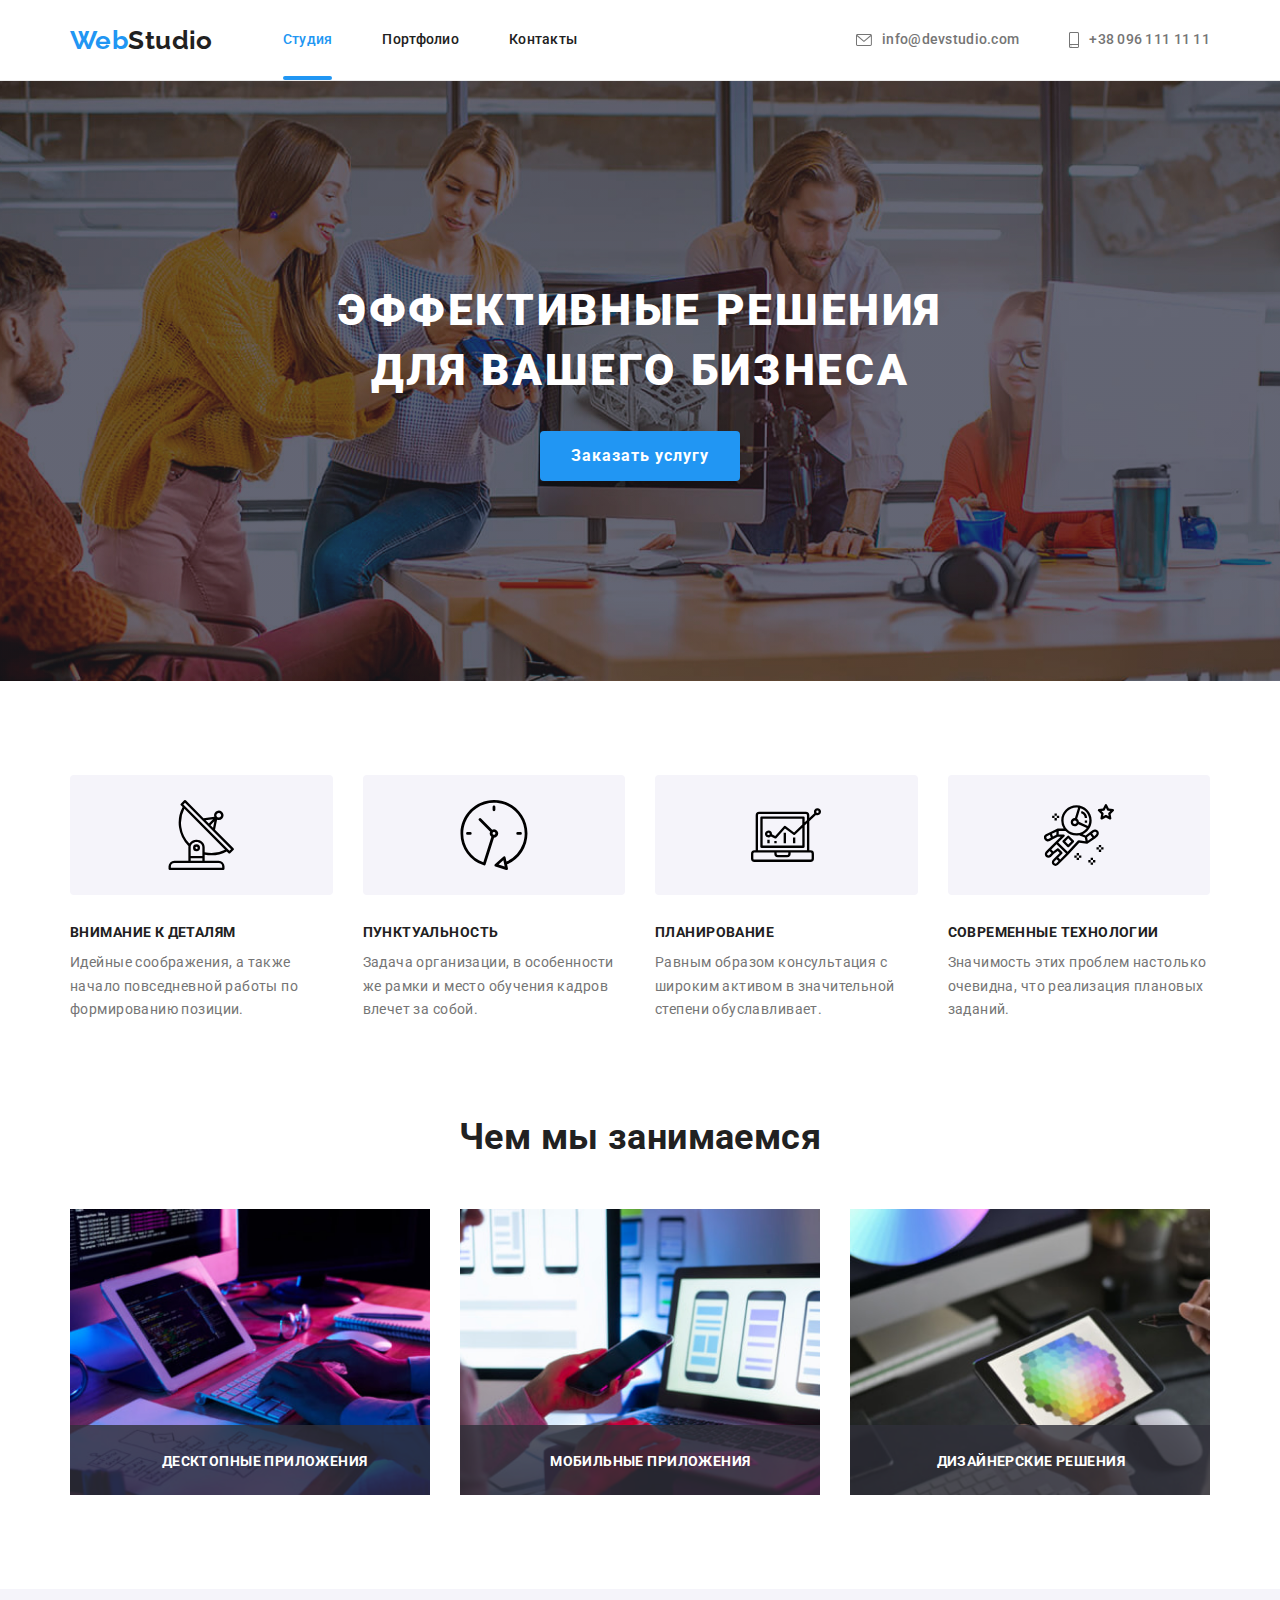
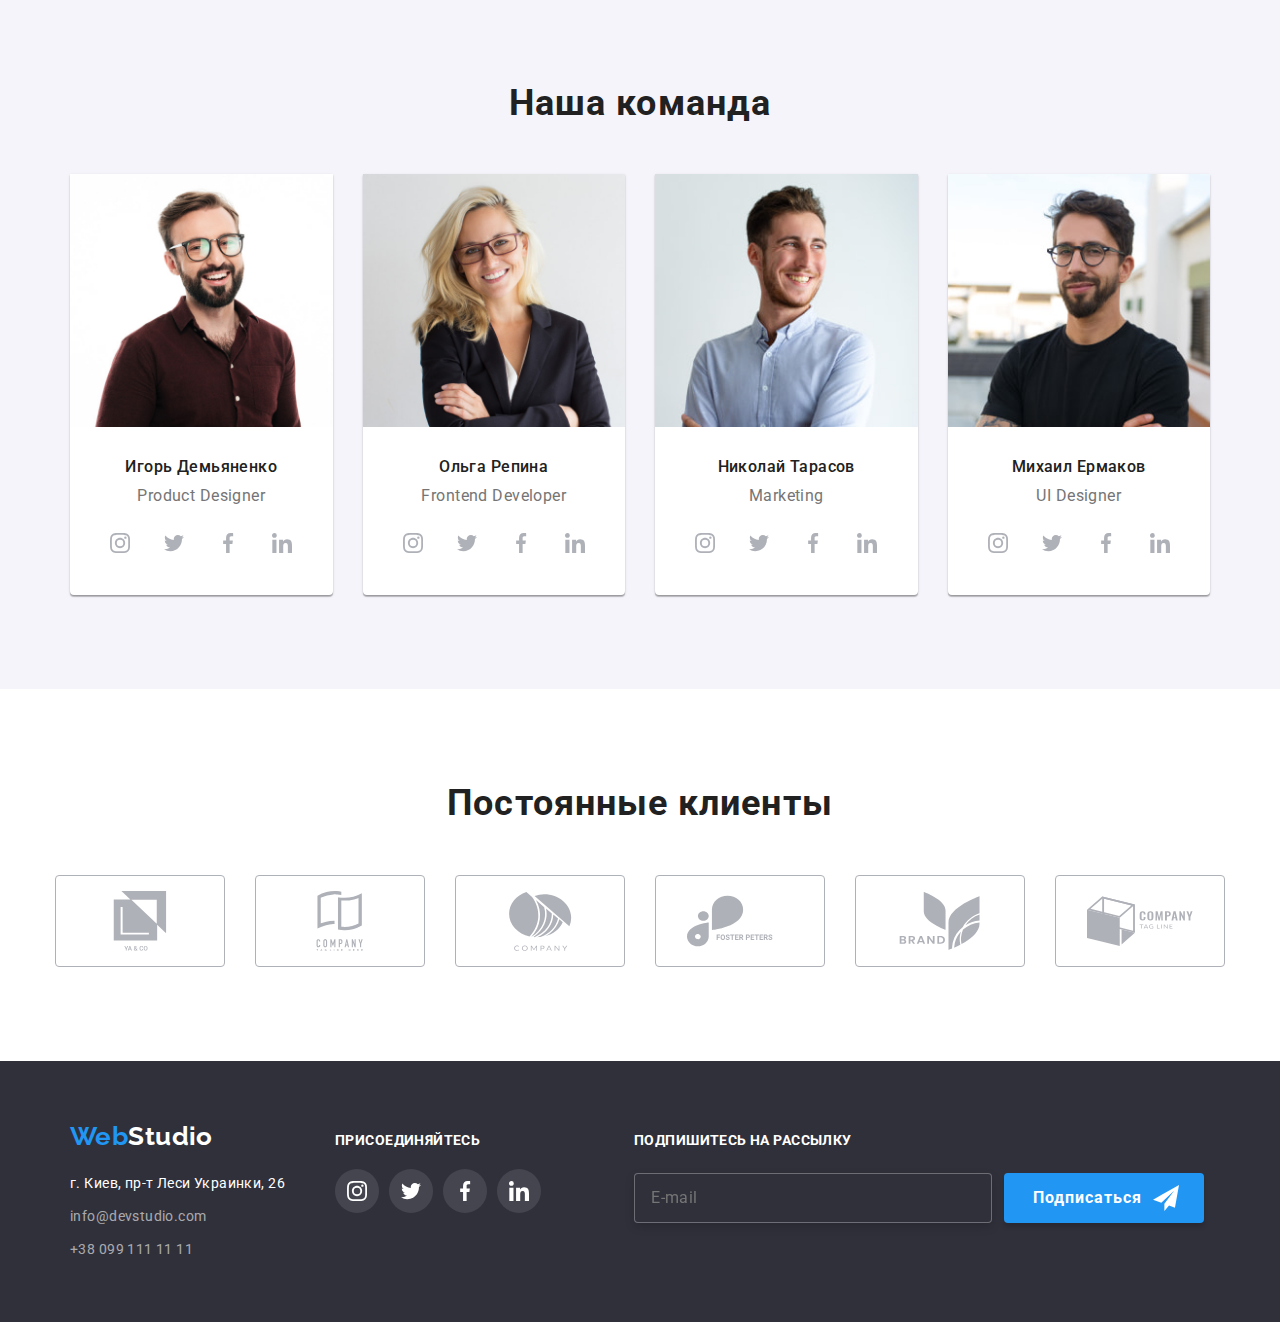
<file: index.html>
<!DOCTYPE html>
<html lang="ru">

<head>
 <meta charset="UTF-8">
 <meta http-equiv="X-UA-Compatible" content="IE=edge">
 <meta name="viewport" content="width=device-width, initial-scale=1.0">
 <title>WebStudio</title>
 <link rel="preconnect" href="https://fonts.googleapis.com">
 <link rel="preconnect" href="https://fonts.gstatic.com" crossorigin>
 <link href="https://fonts.googleapis.com/css2?family=Raleway:wght@700&family=Roboto:wght@400;500;700;900&display=swap"
  rel="stylesheet">
 <link rel="stylesheet" href="./css/main.min.css">
</head>

<body>
 <!-- Шапака сайта -->
 <header class="header">
  <div class="container container-navigation">
   <nav class="navigation">
    <a class="logo " href="./index.html">Web<span class="logo-header">Studio</span></a>
    <ul class="list-force header-navigation">
     <li class="site-nav"><a class="link  carent" href="./index.html">Студия</a></li>
     <li class="site-nav"><a class="link" href="./portfolio.html">Портфолио</a></li>
     <li class="site-nav"><a class="link" href="#Контакти">Контакты</a></li>
    </ul>
    <!-- мобільне меню -->
    <div class="container-mobile__menu">
     <button type="button" class="menu-button" data-menu-button aria-expanded="false" aria-controls="menu-container">
      <svg width="40" height="40" aria-label="переключатель мобильного меню">
       <use class="icon-cross" href="./images/sprite.svg#icon-close_40px"></use>
       <use class="icon-menu" href="./images/sprite.svg#icon-menu"></use>
      </svg>
     </button>
     <div class="menu-container cantainer" id="menu-container" data-menu>
      <div class="menu-container--fixed">
       <ul class="menu-container__list">
        <li class="menu-container__item"> <a class="menu-container__link-navigation" href="./index.html">Студия</a></li>
        <li class="menu-container__item menu-container__item--padding"> <a class="menu-container__link-navigation"
          href="./portfolio.html">Портфолио</a></li>
        <li class="menu-container__item"><a class="menu-container__link-navigation" href="#Контакти">Контакты</a>
        </li>
       </ul>
       <ul class="menu-container-address__list">
        <li class="menu-container-address__item"><a class="menu-container__link-telephone" href="tel:+380961111111">+38
          096 111 11 11</a></li>
        <li class="menu-container-address__item menu-container__list-address--padding"><a
          class="menu-container__link-address menu-container__link-address--padding"
          href="mailto:info@devstudio.com">info@devstudio.com</a></li>
       </ul>
       <ul class="mobile-menu-soce__list">
        <li class="mobile-menu-soce__item"><a class="mobile-menu-soce__link mobile-menu-soce__instagram"
          href="https://www.instagram.com/">Instagram

         </a></li>
        <li class="mobile-menu-soce__item"><a class="mobile-menu-soce__link mobile-menu-soce__twitter"
          href="https://twitter.com/">Twitter</a></li>
        <li class="mobile-menu-soce__item"><a class="mobile-menu-soce__link"
          href="https://www.facebook.com/">Facebook</a></li>
        <li class="mobile-menu-soce__item"><a class="mobile-menu-soce__link mobile-menu-soce__facebook"
          href="https://www.linkedin.com/">LinkedIn</a></li>
       </ul>
      </div>
     </div>
   </nav>
   <ul class="mail-nav">
    <li class="site-nav"><a class="force-contact link" href="mailto:info@devstudio.com"><svg class="svg-header"
       width="16" height="12">
       <use href="./images/sprite.svg#icon-envelope"></use>
      </svg> info@devstudio.com</a></li>
    <li class="site-nav"><a class="force-contact link" href="tel:+380961111111"><svg class="svg-header" width="10"
       height="16">
       <use href="./images/sprite.svg#icon-smartphone"></use>
      </svg> +38 096 111 11 11</a></li>
   </ul>
  </div>
 </header>
 <!-- мейн-контент -->
 <main>
  <section class="main">
   <div class="container">
    <h1 class="main__title">Эффективные решения для вашего бизнеса</h1>
    <div class="conteiner-main--btn">
     <button class="main__btn" type="button" data-modal-open>Заказать услугу</button>
    </div>
    <!-- модельне вікно -->
    <div class="back-drop is-hidden" data-modal>
     <div class="model-wraper">
      <button class="btn-back-drop" type="button" data-modal-close>
       <svg class="svg-btn-close" width="11" height="11">
        <use href="./images/sprite.svg#icon-closed"></use>
       </svg>
      </button>
      <!-- форма модального вікна -->
      <form class="form-wraper" autocomplete="off">
       <stirike class="title-form-back-drop">Оставьте свои данные, мы вам перезвоним</stirike>
       <div class="container-form-wraper">
        <input class="input-wraper" type="text" name="user-name" placeholder=" " id="name">
        <label class="lable-wraper" for="name">Имя
        </label>
        <span class="form-wraper-swg">
         <svg height="12" width="12">
          <use href="./images/sprite.svg#icon-Vector-5"></use>
         </svg>
        </span>
       </div>
       <div class="container-form-wraper">
        <input class="input-wraper" type="tel" name="user-telephone" placeholder=" " id="telephone">
        <label class="lable-wraper" for="telephone">Телефон
        </label>
        <span class="form-wraper-swg">
         <svg height="13" width="13">
          <use href="./images/sprite.svg#icon-Vector-6"></use>
         </svg>
        </span>
       </div>
       <div class="container-form-wraper">
        <input class="input-wraper" type="email" name="user-email" placeholder=" " id="email-address">
        <label class="lable-wraper" for="email-address">Почта
        </label>
        <span class="form-wraper-swg">
         <svg height="15" width="12">
          <use href="./images/sprite.svg#icon-Vector-7"></use>
         </svg>
        </span>
       </div>
       <div class="container-form-wraper">
        <textarea class="texterea-form-wraper" name="coments" id="coments" placeholder=" Введите текст"
         rows="7"></textarea>
        <label class="lable-wraper texterea-lable-wraper" for="coments"> Комментарий
        </label>
       </div>
       <div class="container-wraper-private">
        <label class="label-checkbox-type" for="checkboxe-type">Соглашаюсь с рассылкой и принимаю <span><a
           class="link-form-wraper" href="./">Условия
           договора</a></span>
         <input class="checkbox-private-input" type="checkbox" name="checkboxe" id="checkboxe-type">
         <span class="custom-chechbox">
          <svg class="swg-custom" width="16" height="15">
           <use href="./images/sprite.svg#icon-ok"></use>
          </svg> </span>
        </label>
       </div>
       <div class="container-wraper-button">
        <button class="main__btn" type="submit">Отправить </button>
       </div>
      </form>
     </div>
    </div>
   </div>
  </section>
  <!-- особливості -->
  <section class="section-specifics">
   <div class="container">
    <ul class="specifics__list">
     <li class="specifics__item">
      <div class="specifics__img"><svg width="70px" height="70px">
        <use href="./images/sprite.svg#icon-Group-4"></use>
       </svg></div>
      <h3 class="specifics__title">Внимание к деталям</h3>
      <p class="specifics__text">
       Идейные соображения, а также начало повседневной работы по
       формированию позиции.
      </p>
     </li>
     <li class="specifics__item">
      <div class="specifics__img"><svg width="70px" height="70px">
        <use href="./images/sprite.svg#icon-clock"></use>
       </svg></div>

      <h3 class="specifics__title">Пунктуальность</h3>
      <p class="specifics__text">
       Задача организации, в особенности же рамки и место обучения кадров
       влечет за собой.
      </p>
     </li>
     <li class="specifics__item">
      <div class="specifics__img"><svg width="70px" height="70px">
        <use href="./images/sprite.svg#icon-diagram"></use>
       </svg></div>
      <h3 class="specifics__title">Планирование</h3>
      <p class="specifics__text">
       Равным образом консультация с широким активом в значительной
       степени обуславливает.
      </p>
     </li>
     <li class="specifics__item">
      <div class="specifics__img">
       <svg width="70px" height="70px">
        <use href="./images/sprite.svg#icon-astronaut"></use>
       </svg>
      </div>
      <h3 class="specifics__title">Современные технологии</h3>
      <p class="specifics__text">
       Значимость этих проблем настолько очевидна, что реализация
       плановых заданий.
      </p>
     </li>
    </ul>
   </div>
  </section>
  <!-- Наші послуги -->
  <section class="poslygi">
   <div class="container">
    <h2 class="poslygi__title">Чем мы занимаемся</h2>
    <ul class="poslygi__list">
     <li class="poslygi__item">
      <img class="poslygi__img"
       srcset="./images/title/services/work-leptop.jpg 1x, ./images/title/services/work-leptop@2x.jpg 2x"
       src="./images/title/services/work.jpg" alt="фото-работи" width="370" />
      <p class="poslygi__text">Десктопные приложения</p>
     </li>
     <li class=" poslygi__item">

      <img class="poslygi__img"
       srcset="./images/title/services/comp-leptop.jpg 1x, ./images/title/services/comp-leptop@2x.jpg 2x"
       src="./images/title/services/comp.jpg" alt="фото-разметки" width="370" />
      <p class="poslygi__text">Мобильные приложения</p>
     </li>
     <li class="poslygi__item">
      <img class="poslygi__img"
       srcset="./images/title/services/rscolor-leptop.jpg 1x, ./images/title/services/rscolor-leptop@2x.jpg 2x"
       src="./images/title/services/rscolor.jpg" alt="фото-растрових-цветов" width="370" />
      <p class="poslygi__text">Дизайнерские решения</p>
     </li>
    </ul>
   </div>
  </section>
  <!-- наша команда -->
  <section class="team">
   <div class="container">
    <h2 class="team__title">Наша команда</h2>
    <ul class="team__list">
     <li class="team__item">
      <picture>
       <source media="(min-width:1200px)"
        srcset="./images/title/team/ihor-dem-leptop.jpg 1x, ./images/title/team/ihor-dem-leptop@2x.jpg 2x"
        type="image/jpg">
       <source media="(min-width:768px)"
        srcset="./images/title/team/ihor-dem-tablet.jpg 1x, ./images/title/team/ihor-dem-tablet@2x.jpg 2x"
        type="image/jpg">
       <source media="(max-width:767px)"
        srcset="./images/title/team/ihor-dem-mobile.jpg 1x, ./images/title/team/ihor-dem-mobile@2x.jpg 2x"
        type="image/jpg">

       <img class="team__img" src="./images/title/team/ihor-dem.jpg" alt="фото-игорь" width="270" loading="lazy" />
      </picture>
      <div class="tim-overlay">
       <h3 class="tim-overlay__title">Игорь Демьяненко</h3>
       <p class="tim-overlay__profession">Product Designer</p>
       <!-- соц-мережі-->
       <ul class="team-social__list">
        <li class="team-social__item">
         <a class="team-social__link" href="https://www.instagram.com/" target="_blank" aria-label="иконка instagram"
          rel="noopener norefferer">
          <svg class="team-social__icon" width="20" height="20">
           <use href="./images/sprite.svg#icon-instagram"></use>
          </svg>
         </a>
        </li>
        <li class="team-social__item">
         <a class="team-social__link" href="https://twitter.com/" aria-label="иконка twitter" target="_blank"
          rel="noopener norefferer">
          <svg class="team-social__icon" width="20" height="20">
           <use href="./images/sprite.svg#icon-twitter"></use>
          </svg>
         </a>
        </li>
        <li class="team-social__item">
         <a class="team-social__link" href="https://www.facebook.com/" aria-label="иконка facebook" target="_blank"
          rel="noopener norefferer">
          <svg class="team-social__icon" width="20" height="20">
           <use href="./images/sprite.svg#icon-facebook"></use>
          </svg>
         </a>
        </li>
        <li class="team-social__item">
         <a class="team-social__link" href="https://www.linkedin.com/" aria-label="иконка linkedin" target="_blank"
          rel="noopener norefferer">
          <svg class="team-social__icon" width="20" height="20">
           <use href="./images/sprite.svg#icon-linkedin"></use>
          </svg>
         </a>
        </li>
       </ul>
      </div>
     </li>
     <li class="team__item">
      <picture>
       <source media="(min-width:1200px)"
        srcset="./images/title/team/olga-rep-leptop.jpg 1x, ./images/title/team/olga-rep-leptop@2x.jpg 2x"
        type="image/jpg">
       <source media="(min-width:768px)"
        srcset="./images/title/team/olga-rep-tablet.jpg 1x, ./images/title/team/olga-rep-tablet@2x.jpg 2x"
        type="image/jpg">
       <source media="(max-width:767px)"
        srcset="./images/title/team/olga-rep-mobile.jpg 1x, ./images/title/team/olga-rep-mobile@2x.jpg 2x"
        type="image/jpg">
       <img class="team__img" src="./images/title/team/olga-rep.jpg" alt="фото-ольга" width="270" loading="lazy" />
      </picture>
      <div class="tim-overlay">
       <h3 class="tim-overlay__title">Ольга Репина</h3>
       <p class="tim-overlay__profession">Frontend Developer</p>
       <!-- соц-мережі-- -->
       <ul class="team-social__list">
        <li class="team-social__item">
         <a class="team-social__link" href="https://www.instagram.com/" target="_blank" aria-label="иконка instagram"
          target="_blank" rel="noopener norefferer">
          <svg class="team-social__icon" width="20" height="20">
           <use href="./images/sprite.svg#icon-instagram"></use>
          </svg>
         </a>
        </li>
        <li class="team-social__item">
         <a class="team-social__link" href="https://twitter.com/" aria-label="иконка twitter" target="_blank"
          rel="noopener norefferer">
          <svg class="team-social__icon" width="20" height="20">
           <use href="./images/sprite.svg#icon-twitter"></use>
          </svg>
         </a>
        </li>
        <li class="team-social__item">
         <a class="team-social__link" href="https://www.facebook.com/" aria-label="иконка facebook" target="_blank"
          rel="noopener norefferer">
          <svg class="team-social__icon" width="20" height="20">
           <use href="./images/sprite.svg#icon-facebook"></use>
          </svg>
         </a>
        </li>
        <li class="team-social__item">
         <a class="team-social__link" href="https://www.linkedin.com/" aria-label="иконка linkedin" target="_blank"
          rel="noopener norefferer">
          <svg class="team-social__icon" width="20" height="20">
           <use href="./images/sprite.svg#icon-linkedin"></use>
          </svg>
         </a>
        </li>
       </ul>
      </div>
     </li>
     <li class="team__item">
      <picture>
       <source media="(min-width:1200px)"
        srcset="./images/title/team/nikola-tar-leptop.jpg 1x, ./images/title/team/nikola-tar-leptop@2x.jpg 2x"
        type="image/jpg">
       <source media="(min-width:768px)"
        srcset="./images/title/team/nikola-tar-tablet.jpg 1x, ./images/title/team/nikola-tar-tablet@2x.jpg 2x"
        type="image/jpg">
       <source media="(max-width:767px)"
        srcset="./images/title/team/nikola-tar-mobile.jpg 1x, ./images/title/team/nikola-tar-mobile@2x.jpg 2x"
        type="image/jpg">
       <img class="team__img" src="./images/title/team/nikola-tar.jpg" alt="фото-николай" width="270" loading="lazy" />
      </picture>
      <div class="tim-overlay">
       <h3 class="tim-overlay__title">Николай Тарасов</h3>
       <p class="tim-overlay__profession">Marketing</p>
       <!-- соц-мережі-- -->
       <ul class="team-social__list">
        <li class="team-social__item">
         <a class="team-social__link" href="https://www.instagram.com/" target="_blank" aria-label="иконка instagram"
          rel="noopener norefferer">
          <svg class="team-social__icon" width="20" height="20">
           <use href="./images/sprite.svg#icon-instagram"></use>
          </svg>
         </a>
        </li>
        <li class="team-social__item">
         <a class="team-social__link" href="https://twitter.com/" aria-label="иконка twitter" target="_blank"
          rel="noopener norefferer">
          <svg class="team-social__icon" width="20" height="20">
           <use href="./images/sprite.svg#icon-twitter"></use>
          </svg>
         </a>
        </li>
        <li class="team-social__item">
         <a class="team-social__link" href="https://www.facebook.com/" aria-label="иконка facebook" target="_blank"
          rel="noopener norefferer">
          <svg class="team-social__icon" width="20" height="20">
           <use href="./images/sprite.svg#icon-facebook"></use>
          </svg>
         </a>
        </li>
        <li class="team-social__item">
         <a class="team-social__link" href="https://www.linkedin.com/" aria-label="иконка linkedin" target="_blank"
          rel="noopener norefferer">
          <svg class="team-social__icon" width="20" height="20">
           <use href="./images/sprite.svg#icon-linkedin"></use>
          </svg>
         </a>
        </li>
       </ul>
      </div>
     </li>
     <li class="team__item">
      <picture>
       <source media="(min-width:1200px)"
        srcset="./images/title/team/meh-erm-leptop.jpg 1x, ./images/title/team/meh-erm-leptop@2x.jpg 2x"
        type="image/jpg">
       <source media="(min-width:768px)"
        srcset="./images/title/team/meh-erm-tablet.jpg 1x, ./images/title/team/meh-erm-tablet@2x.jpg 2x"
        type="image/jpg">
       <source media="(max-width:767px)"
        srcset="./images/title/team/meh-erm-mobile.jpg 1x, ./images/title/team/meh-erm-mobile@2x.jpg 2x"
        type="image/jpg">
       <img class="team__img" src="./images/title/team/meh-erm.jpg" alt="фото-михаил" width="270" loading="lazy" />
      </picture>
      <div class="tim-overlay">
       <h3 class="tim-overlay__title">Михаил Ермаков</h3>
       <p class="tim-overlay__profession">UI Designer</p>
       <!-- соц-мережі-- -->
       <ul class="team-social__list">
        <li class="team-social__item">
         <a class="team-social__link" href="https://www.instagram.com/" target="_blank" aria-label="иконка instagram"
          target="_blank" rel="noopener norefferer">
          <svg class="team-social__icon" width="20" height="20">
           <use href="./images/sprite.svg#icon-instagram"></use>
          </svg>
         </a>
        </li>
        <li class="team-social__item">
         <a class="team-social__link" href="https://twitter.com/" aria-label="иконка twitter" target="_blank"
          rel="noopener norefferer">
          <svg class="team-social__icon" width="20" height="20">
           <use href="./images/sprite.svg#icon-twitter"></use>
          </svg>
         </a>
        </li>
        <li class="team-social__item">
         <a class="team-social__link" href="https://www.facebook.com/" aria-label="иконка facebook" target="_blank"
          rel="noopener norefferer">
          <svg class="team-social__icon" width="20" height="20">
           <use href="./images/sprite.svg#icon-facebook"></use>
          </svg>
         </a>
        </li>
        <li class="team-social__item">
         <a class="team-social__link" href="https://www.linkedin.com/" aria-label="иконка linkedin" target="_blank"
          rel="noopener norefferer">
          <svg class="team-social__icon" width="20" height="20">
           <use href="./images/sprite.svg#icon-linkedin"></use>
          </svg>
         </a>
        </li>
       </ul>
      </div>
     </li>
    </ul>
   </div>
  </section>
  <!-- <-- Постійні клієнти -->
  <section class="clients">
   <div class="container">
    <h2 class="clients__title">Постоянные клиенты</h2>
    <ul class="clients__list">
     <li class="clients__item">
      <a class="clients__link" href="./">
       <svg class="clients__img" width="106" height="60">
        <use href="./images/sprite.svg#icon-compani-1"></use>
       </svg>
      </a>
     </li>
     <li class="clients__item">
      <a class="clients__link" href="./">
       <svg class="clients__img" width="106" height="60">
        <use href="./images/sprite.svg#icon-compani-2"></use>
       </svg>
      </a>
     </li>
     <li class="clients__item">
      <a class="clients__link" href="./">
       <svg class="clients__img" width="106" height="60">
        <use href="./images/sprite.svg#icon-compani-3"></use>
       </svg>
      </a>
     </li>
     <li class="clients__item">
      <a class="clients__link" href="./">
       <svg class="clients__img" width="106" height="60">
        <use href="./images/sprite.svg#icon-compani-4"></use>
       </svg>
      </a>
     </li>
     <li class="clients__item">
      <a class="clients__link" href="./">
       <svg class="clients__img" width="106" height="60">
        <use href="./images/sprite.svg#icon-compani-5"></use>
       </svg>
      </a>
     </li>
     <li class="clients__item">
      <a class="clients__link" href="./">
       <svg class="clients__img" width="106" height="60">
        <use href="./images/sprite.svg#icon-kompani-6"></use>
       </svg>
      </a>
     </li>
    </ul>
  </section>
  </div>
 </main>
 <!-- футер сайту -->
 <footer class="container-footer" id="Контакти">
  <div class="container container-footer--flex">
   <div>
    <a class="logo logo-bootom footer-logo--padding" href="./index.html">Web<span class="logo-footer">Studio</span></a>
    <address class="address">г. Киев, пр-т Леси Украинки, 26</address>
    <ul class="footer__list">
     <li class="footer-list footer-email"><a class="footer-contact footer-list"
       href="mailto:info@devstudio.com">info@devstudio.com</a></li>
     <li class="footer-email"><a class="footer-contact footer-list" href="tel:+380991111111">+38
       099 111
       11 11</a></li>
    </ul>
   </div>
   <!-- соц-мережі-футеру -->
   <div class="svg-footer-socsety">
    <p class="specifics__title logo-footer list-footer-socsety"> присоединяйтесь</p>
    <ul class="footer-svg-list">
     <li class="svg-item">
      <a class="link-svg" href="https://www.instagram.com/" target="_blank" aria-label="иконка instagram"
       target="_blank" rel="noopener norefferer">
       <svg class="socials-svg svg-white" width="20" height="20">
        <use href="./images/sprite.svg#icon-instagram"></use>
       </svg>
      </a>
     </li>
     <li class="svg-item">
      <a class="link-svg" href="https://twitter.com/" aria-label="иконка twitter" target="_blank"
       rel="noopener norefferer">
       <svg class="socials-svg svg-white" width="20" height="20">
        <use href="./images/sprite.svg#icon-twitter"></use>
       </svg>
      </a>
     </li>
     <li class="svg-item">
      <a class="link-svg" href="https://www.facebook.com/" aria-label="иконка facebook" target="_blank"
       rel="noopener norefferer">
       <svg class="socials-svg svg-white" width="20" height="20">
        <use href="./images/sprite.svg#icon-facebook"></use>
       </svg>
      </a>
     </li>
     <li class="svg-item">
      <a class="link-svg" href="https://www.linkedin.com/" aria-label="иконка linkedin" target="_blank"
       rel="noopener norefferer">
       <svg class="socials-svg svg-white" width="20" height="20">
        <use href="./images/sprite.svg#icon-linkedin"></use>
       </svg>
      </a>
     </li>
    </ul>
   </div>
   <!-- форма в футері -->
   <form class="form-footer" action="#">
    <p class="title-btn-footer">Подпишитесь на рассылку</p>
    <div class="container-form-footer">
     <label for="user-email" type="email"></label>
     <input class="input-footer" type="email" name="email" id="email" placeholder="E-mail" autocomplete="off">
     <button class="btn-footer-form" type="submit">Подписаться</button>
    </div>
   </form>
  </div>
  </div>
 </footer>

 <script src="./js/modal.js"></script>
 <script src="./js/menu.js"></script>
</body>

</html>
</file>
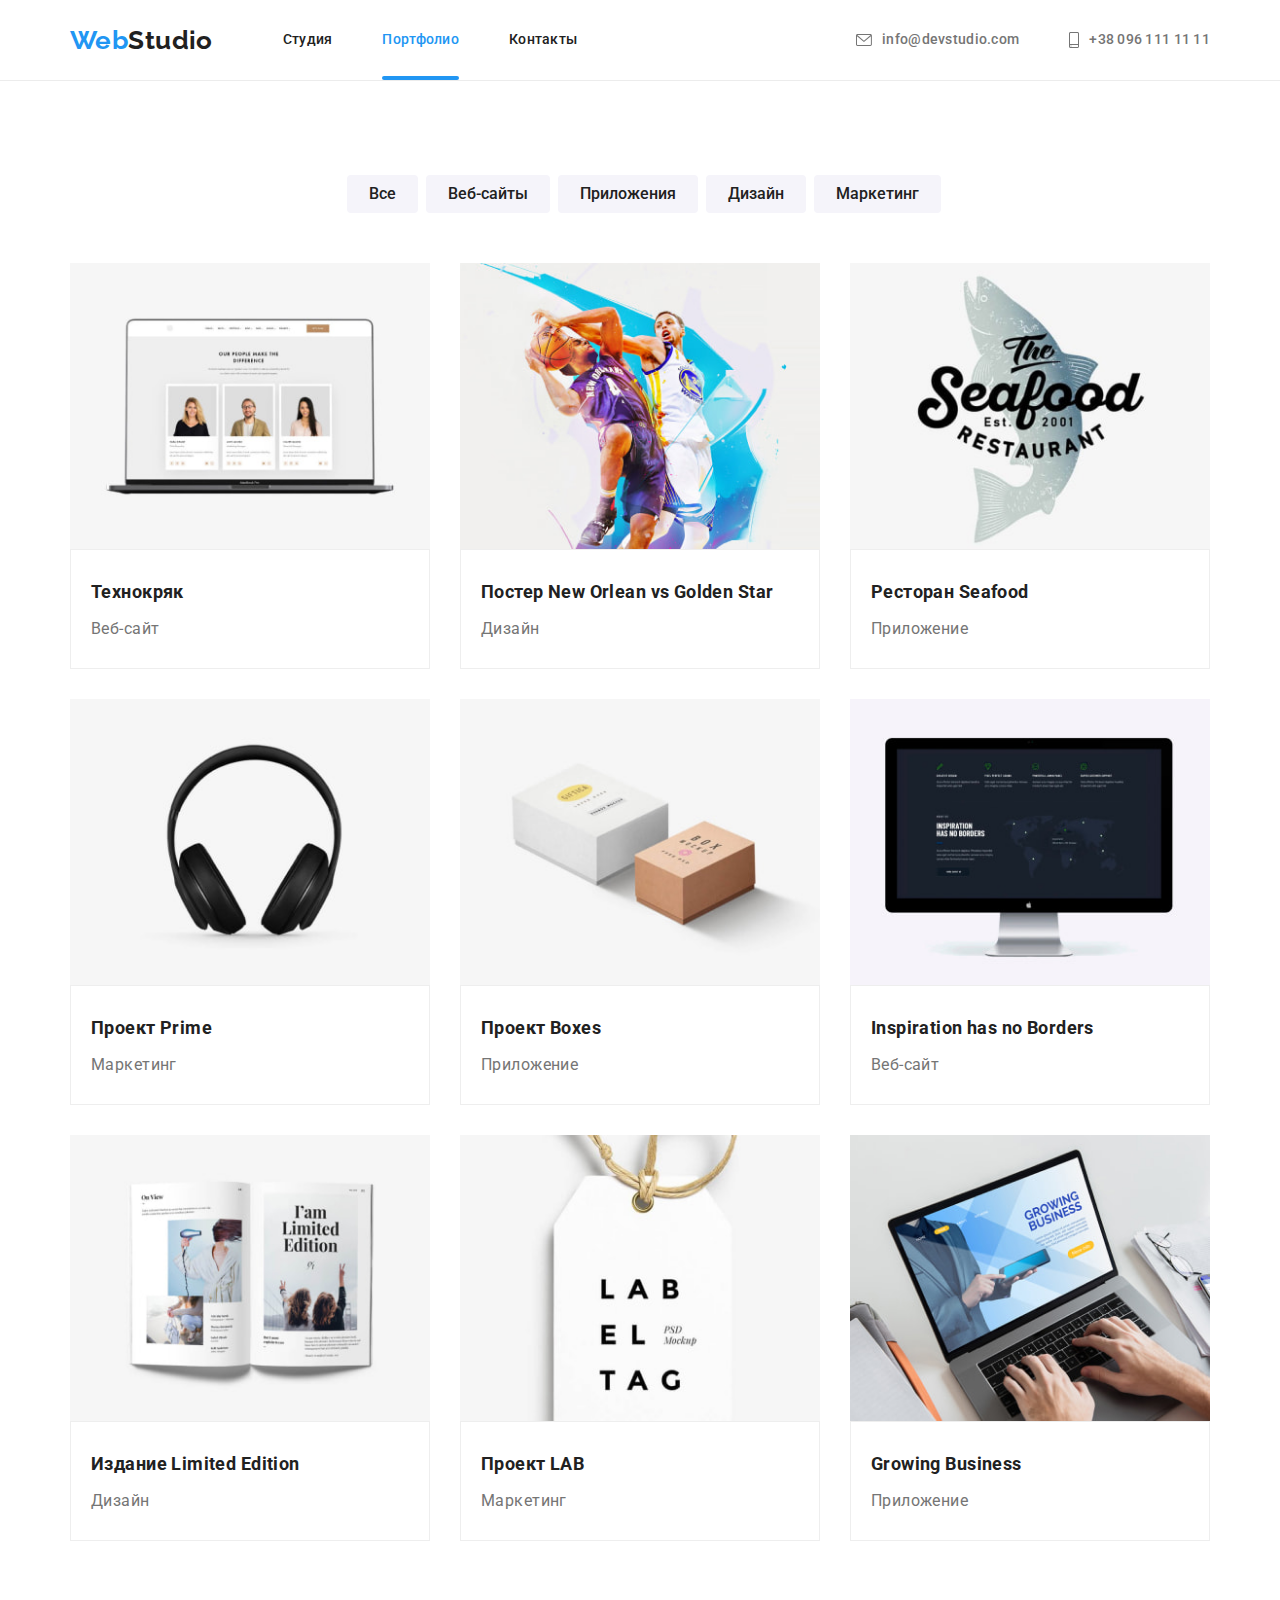
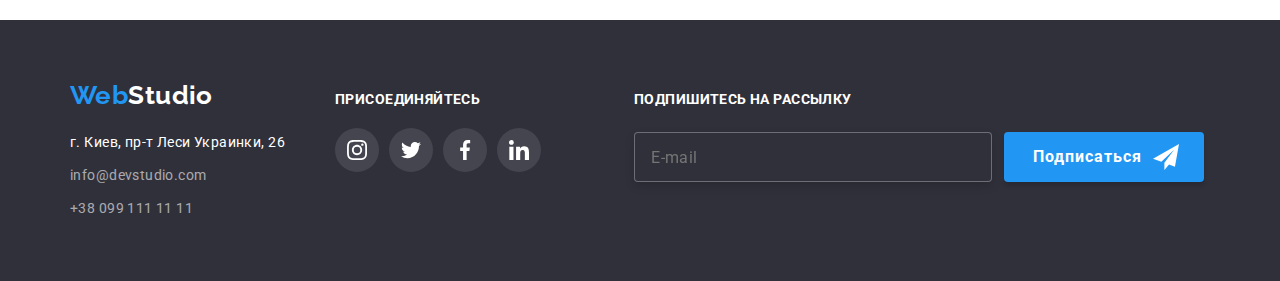
<file: portfolio.html>
<!DOCTYPE html>
<html lang="ru">

<head>
 <meta charset="UTF-8">
 <meta http-equiv="X-UA-Compatible" content="IE=edge">
 <meta name="viewport" content="width=device-width, initial-scale=1.0">
 <title>Portfolio</title>
 <link rel="preconnect" href="https://fonts.googleapis.com">
 <link rel="preconnect" href="https://fonts.gstatic.com" crossorigin>
 <link href="https://fonts.googleapis.com/css2?family=Raleway:wght@700&family=Roboto:wght@400;500;700;900&display=swap"
  rel="stylesheet">
 <link rel="stylesheet" href="./css/main.min.css">
</head>

<body>
 <!-- Шапака сайта -->
 <header class="header">
  <div class="container container-navigation">
   <nav class="navigation">
    <a class="logo " href="./index.html">Web<span class="logo-header">Studio</span></a>
    <ul class="list-force header-navigation">
     <li class="site-nav"><a class="link" href="./index.html">Студия</a></li>
     <li class="site-nav"><a class="link carent" href="./portfolio.html">Портфолио</a></li>
     <li class="site-nav"><a class="link" href="#Контакти">Контакты</a></li>
    </ul>
    <!-- мобільне меню -->
    <div class="container-mobile__menu">
     <button type="button" class="menu-button" data-menu-button aria-expanded="false" aria-controls="menu-container">
      <svg width="40" height="40" aria-label="переключатель мобильного меню">
       <use class="icon-cross" a href="./images/sprite.svg#icon-close_40px"></use>
       <use class="icon-menu" href="./images/sprite.svg#icon-menu"></use>
      </svg>
     </button>
     <div class="menu-container cantainer" id="menu-container" data-menu>
      <div class="menu-container--fixed">
       <ul class="menu-container__list">
        <li class="menu-container__item"> <a class="menu-container__link-navigation" href="./index.html">Студия</a></li>
        <li class="menu-container__item menu-container__item--padding"> <a class="menu-container__link-navigation"
          href="./portfolio.html">Портфолио</a></li>
        <li class="menu-container__item"><a class="menu-container__link-navigation" href="#Контакти">Контакты</a>
        </li>
       </ul>
       <ul class="menu-container-address__list">
        <li class="menu-container-address__item"><a class="menu-container__link-telephone" href="tel:+380961111111">+38
          096 111 11 11</a></li>
        <li class="menu-container-address__item menu-container__list-address--padding"><a
          class="menu-container__link-address menu-container__link-address--padding"
          href="mailto:info@devstudio.com">info@devstudio.com</a></li>
       </ul>
       <ul class="mobile-menu-soce__list">
        <li class="mobile-menu-soce__item"><a class="mobile-menu-soce__link mobile-menu-soce__instagram"
          href="https://www.instagram.com/">Instagram

         </a></li>
        <li class="mobile-menu-soce__item"><a class="mobile-menu-soce__link mobile-menu-soce__twitter"
          href="https://twitter.com/">Twitter</a></li>
        <li class="mobile-menu-soce__item"><a class="mobile-menu-soce__link"
          href="https://www.facebook.com/">Facebook</a></li>
        <li class="mobile-menu-soce__item"><a class="mobile-menu-soce__link mobile-menu-soce__facebook"
          href="https://www.linkedin.com/">LinkedIn</a></li>
       </ul>
      </div>
     </div>
   </nav>
   <ul class="mail-nav">
    <li class="site-nav"><a class="force-contact link" href="mailto:info@devstudio.com"><svg class="svg-header"
       width="16" height="12">
       <use href="./images/sprite.svg#icon-envelope"></use>
      </svg> info@devstudio.com</a></li>
    <li class="site-nav"><a class="force-contact link" href="tel:+380961111111"><svg class="svg-header" width="10"
       height="16">
       <use href="./images/sprite.svg#icon-smartphone"></use>
      </svg> +38 096 111 11 11</a></li>
   </ul>
  </div>
 </header>
 <!-- Мейн-контент -->
 <main class="main-portfolio">
  <!-- Портфолио -->
  <section class="portfolio-section">
   <div class="container portfolio-container">
    <h1 class="porfolio-title visual-hidden">Портфолио</h1>
    <!-- кнопки портфоліо -->
    <ul class="list list-itm-portfolio">
     <li class="portfolio-batn"><button class="btn-portfolio" type="button">Все</button></li>
     <li class="portfolio-batn"><button class="btn-portfolio" type="button">Веб-сайты</button> </li>
     <li class="portfolio-batn"><button class="btn-portfolio" type="button">Приложения</button></li>
     <li class="portfolio-batn"><button class="btn-portfolio" type="button">Дизайн</button></li>
     <li class="portfolio-batn"><button class="btn-portfolio" type="button">Маркетинг</button></li>
    </ul>
    <!-- картки портфоліо -->
    <ul class="list div-portfolio-item">
     <li class="lst-portfolio-itm">
      <a class="portfolio__link porfolio-link" href="./">
       <div class="after-description">
        <picture>
         <source media="(min-width:1200px)"
          srcset="./images/portfolio/img-1-leptop.jpg 1x, ./images/portfolio/img-1-leptop@2x.jpg 2x" type="image/jpg">
         <source media="(min-width:768px)"
          srcset="./images/portfolio/img-1-tablet.jpg 1x, ./images/portfolio/img-1-tablet@2x.jpg 2x" type="image/jpg">
         <source media="(max-width:767px)"
          srcset="./images/portfolio/img-1-mobile.jpg 1x, ./images/portfolio/img-1-mobile@2x.jpg 2x" type="image/jpg">
         <img class="portfolio__img" src="./images/portfolio/img-1.jpg" alt="ресторан" width="370" loading="lazy" />
        </picture>
        <p class="text-overlay"> Ресурс предлагает комплексные предложения с разным уровнем функционала и
         сервисов. Все это
         позволит
         посетителю получить исчерпывающие сведения о компании или частном лице.</p>
       </div>
       <div class="div-description">
        <h2 class="lst-portfolio-title">Технокряк</h2>
        <p class="lst-paragraph">Веб-сайт</p>
       </div>
      </a>
     </li>
     <li class="lst-portfolio-itm">
      <a class="portfolio__link porfolio-link" href="./">
       <div class="after-description">
        <picture>
         <source media="(min-width:1200px)"
          srcset="./images/portfolio/img-2-leptop.jpg 1x, ./images/portfolio/img-2-leptop@2x.jpg 2x" type="image/jpg">
         <source media="(min-width:768px)"
          srcset="./images/portfolio/img-2-tablet.jpg 1x, ./images/portfolio/img-2-tablet@2x.jpg 2x" type="image/jpg">
         <source media="(max-width:767px)"
          srcset="./images/portfolio/img-2-mobile.jpg 1x, ./images/portfolio/img-2-mobile@2x.jpg 2x" type="image/jpg">
         <img class="portfolio__img" src="./images/portfolio/img-2.jpg" alt="ресторан" width="370" loading="lazy" />
        </picture>
        <p class="text-overlay"> Ресурс предлагает комплексные предложения с разным уровнем функционала и
         сервисов. Все это
         позволит
         посетителю получить исчерпывающие сведения о компании или частном лице.</p>
       </div>
       <div class="div-description">
        <h2 class="lst-portfolio-title">Постер New Orlean vs Golden Star</h2>
        <p class="lst-paragraph">Дизайн</p>
       </div>
      </a>
     </li>
     <li class="lst-portfolio-itm">
      <a class="portfolio__link porfolio-link" href="./">
       <div class="after-description">
        <picture>
         <source media="(min-width:1200px)"
          srcset="./images/portfolio/img-3-leptop.jpg 1x, ./images/portfolio/img-3-leptop@2x.jpg 2x" type="image/jpg">
         <source media="(min-width:768px)"
          srcset="./images/portfolio/img-3-tablet.jpg 1x, ./images/portfolio/img-3-tablet@2x.jpg 2x" type="image/jpg">
         <source media="(max-width:767px)"
          srcset="./images/portfolio/img-3-mobile.jpg 1x, ./images/portfolio/img-3-mobile@2x.jpg 2x" type="image/jpg">
         <img class="portfolio__img" src="./images/portfolio/img-3.jpg" alt="ресторан" width="370" loading="lazy" />
        </picture>
        <p class="text-overlay"> Ресурс предлагает комплексные предложения с разным уровнем функционала и
         сервисов. Все это
         позволит
         посетителю получить исчерпывающие сведения о компании или частном лице.</p>
       </div>
       <div class="div-description">
        <h2 class="lst-portfolio-title">Ресторан Seafood</h2>
        <p class="lst-paragraph">Приложение</p>
       </div>
      </a>
     </li>
     <li class="lst-portfolio-itm">
      <a class="portfolio__link porfolio-link" href="./">
       <div class="after-description">
        <picture>
         <source media="(min-width:1200px)"
          srcset="./images/portfolio/img-4-leptop.jpg 1x, ./images/portfolio/img-4-leptop@2x.jpg 2x" type="image/jpg">
         <source media="(min-width:768px)"
          srcset="./images/portfolio/img-4-tablet.jpg 1x, ./images/portfolio/img-4-tablet@2x.jpg 2x" type="image/jpg">
         <source media="(max-width:767px)"
          srcset="./images/portfolio/img-4-mobile.jpg 1x, ./images/portfolio/img-4-mobile@2x.jpg 2x" type="image/jpg">
         <img class="portfolio__img" src="./images/portfolio/img-4.jpg" alt="ресторан" width="370" loading="lazy" />
        </picture>
        <p class="text-overlay"> Ресурс предлагает комплексные предложения с разным уровнем функционала и
         сервисов. Все это
         позволит
         посетителю получить исчерпывающие сведения о компании или частном лице.</p>
       </div>
       <div class="div-description">
        <h2 class="lst-portfolio-title">Проект Prime</h2>
        <p class="lst-paragraph">Маркетинг</p>
       </div>
      </a>
     </li>
     <li class="lst-portfolio-itm">
      <a class="portfolio__link porfolio-link" href="./">
       <div class="after-description">
        <picture>
         <source media="(min-width:1200px)"
          srcset="./images/portfolio/img-5-leptop.jpg 1x, ./images/portfolio/img-5-leptop@2x.jpg 2x" type="image/jpg">
         <source media="(min-width:768px)"
          srcset="./images/portfolio/img-5-tablet.jpg 1x, ./images/portfolio/img-5-tablet@2x.jpg 2x" type="image/jpg">
         <source media="(max-width:767px)"
          srcset="./images/portfolio/img-5-mobile.jpg 1x, ./images/portfolio/img-5-mobile@2x.jpg 2x" type="image/jpg">
         <img class="portfolio__img" src="./images/portfolio/img-5.jpg" alt="ресторан" width="370" loading="lazy" />
        </picture>
        <p class="text-overlay"> Ресурс предлагает комплексные предложения с разным уровнем функционала и
         сервисов. Все это
         позволит
         посетителю получить исчерпывающие сведения о компании или частном лице.</p>
       </div>
       <div class="div-description">
        <h2 class="lst-portfolio-title">Проект Boxes</h2>
        <p class="lst-paragraph">Приложение</p>
       </div>
      </a>
     </li>
     <li class="lst-portfolio-itm">
      <a class="portfolio__link porfolio-link" href="./">
       <div class="after-description">
        <picture>
         <source media="(min-width:1200px)"
          srcset="./images/portfolio/img-6-leptop.jpg 1x, ./images/portfolio/img-6-leptop@2x.jpg 2x" type="image/jpg">
         <source media="(min-width:768px)"
          srcset="./images/portfolio/img-6-tablet.jpg 1x, ./images/portfolio/img-6-tablet@2x.jpg 2x" type="image/jpg">
         <source media="(max-width:767px)"
          srcset="./images/portfolio/img-6-mobile.jpg 1x, ./images/portfolio/img-6-mobile@2x.jpg 2x" type="image/jpg">
         <img class="portfolio__img" src="./images/portfolio/img-6.jpg" alt="ресторан" width="370" loading="lazy" />
        </picture>
        <p class="text-overlay"> Ресурс предлагает комплексные предложения с разным уровнем функционала и
         сервисов. Все это
         позволит
         посетителю получить исчерпывающие сведения о компании или частном лице.</p>
       </div>
       <div class="div-description">
        <h2 class="lst-portfolio-title">Inspiration has no Borders</h2>
        <p class="lst-paragraph">Веб-сайт</p>
       </div>
      </a>
     </li>
     <li class="lst-portfolio-itm">
      <a class="portfolio__link porfolio-link" href="./">
       <div class="after-description">
        <picture>
         <source media="(min-width:1200px)"
          srcset="./images/portfolio/img-7-leptop.jpg 1x, ./images/portfolio/img-7-leptop@2x.jpg 2x" type="image/jpg">
         <source media="(min-width:768px)"
          srcset="./images/portfolio/img-7-tablet.jpg 1x, ./images/portfolio/img-7-tablet@2x.jpg 2x" type="image/jpg">
         <source media="(max-width:767px)"
          srcset="./images/portfolio/img-7-mobile.jpg 1x, ./images/portfolio/img-7-mobile@2x.jpg 2x" type="image/jpg">
         <img class="portfolio__img" src="./images/portfolio/img-7.jpg" alt="ресторан" width="370" loading="lazy" />
        </picture>
        <p class="text-overlay"> Ресурс предлагает комплексные предложения с разным уровнем функционала и
         сервисов. Все это
         позволит
         посетителю получить исчерпывающие сведения о компании или частном лице.</p>
       </div>
       <div class="div-description">
        <h2 class="lst-portfolio-title">Издание Limited Edition</h2>
        <p class="lst-paragraph">Дизайн</p>
       </div>
      </a>
     </li>
     <li class="lst-portfolio-itm">
      <a class="portfolio__link porfolio-link" href="./">
       <div class="after-description">
        <picture>
         <source media="(min-width:1200px)"
          srcset="./images/portfolio/img-8-leptop.jpg 1x, ./images/portfolio/img-8-leptop@2x.jpg 2x" type="image/jpg">
         <source media="(min-width:768px)"
          srcset="./images/portfolio/img-8-tablet.jpg 1x, ./images/portfolio/img-8-tablet@2x.jpg 2x" type="image/jpg">
         <source media="(max-width:767px)"
          srcset="./images/portfolio/img-8-mobile.jpg 1x, ./images/portfolio/img-8-mobile@2x.jpg 2x" type="image/jpg">
         <img class="portfolio__img" src="./images/portfolio/img-8.jpg" alt="ресторан" width="370" loading="lazy" />
        </picture>
        <p class="text-overlay"> Ресурс предлагает комплексные предложения с разным уровнем функционала и
         сервисов. Все это
         позволит
         посетителю получить исчерпывающие сведения о компании или частном лице.</p>
       </div>
       <div class="div-description">
        <h2 class="lst-portfolio-title">Проект LAB</h2>
        <p class="lst-paragraph">Маркетинг</p>
       </div>
      </a>
     </li>
     <li class="lst-portfolio-itm">
      <a class="portfolio__link porfolio-link" href="./">
       <div class="after-description">
        <picture>
         <source media="(min-width:1200px)"
          srcset="./images/portfolio/img-9-leptop.jpg 1x, ./images/portfolio/img-9-leptop@2x.jpg 2x" type="image/jpg">
         <source media="(min-width:768px)"
          srcset="./images/portfolio/img-9-tablet.jpg 1x, ./images/portfolio/img-9-tablet@2x.jpg 2x" type="image/jpg">
         <source media="(max-width:767px)"
          srcset="./images/portfolio/img-9-mobile.jpg 1x, ./images/portfolio/img-9-mobile@2x.jpg 2x" type="image/jpg">
         <img class="portfolio__img" src="./images/portfolio/img-9.jpg" alt="ресторан" width="370" loading="lazy" />
        </picture>
        <p class="text-overlay"> Ресурс предлагает комплексные предложения с разным уровнем функционала и
         сервисов. Все это
         позволит
         посетителю получить исчерпывающие сведения о компании или частном лице.</p>
       </div>
       <div class="div-description">
        <h2 class="lst-portfolio-title">Growing Business</h2>
        <p class="lst-paragraph">Приложение</p>
       </div>
      </a>
     </li>
    </ul>
   </div>
  </section>
 </main>
 <!-- футер портфоліо -->
 <footer class="container-footer" id="Контакти">
  <div class="container container-footer--flex">
   <div>
    <a class="logo logo-bootom footer-logo--padding" href="./index.html">Web<span class="logo-footer">Studio</span></a>
    <address class="address">г. Киев, пр-т Леси Украинки, 26</address>
    <ul class="footer__list">
     <li class="footer-list footer-email"><a class="footer-contact footer-list"
       href="mailto:info@devstudio.com">info@devstudio.com</a></li>
     <li class="footer-email"><a class="footer-contact footer-list" href="tel:+380991111111">+38
       099 111
       11 11</a></li>
    </ul>
   </div>
   <!-- соц-мережі-футеру -->
   <div class="svg-footer-socsety">
    <p class="specifics__title logo-footer list-footer-socsety"> присоединяйтесь</p>
    <ul class="footer-svg-list">
     <li class="svg-item">
      <a class="link-svg" href="https://www.instagram.com/" target="_blank" aria-label="иконка instagram"
       target="_blank" rel="noopener norefferer">
       <svg class="socials-svg svg-white" width="20" height="20">
        <use href="./images/sprite.svg#icon-instagram"></use>
       </svg>
      </a>
     </li>
     <li class="svg-item">
      <a class="link-svg" href="https://twitter.com/" aria-label="иконка twitter" target="_blank"
       rel="noopener norefferer">
       <svg class="socials-svg svg-white" width="20" height="20">
        <use href="./images/sprite.svg#icon-twitter"></use>
       </svg>
      </a>
     </li>
     <li class="svg-item">
      <a class="link-svg" href="https://www.facebook.com/" aria-label="иконка facebook" target="_blank"
       rel="noopener norefferer">
       <svg class="socials-svg svg-white" width="20" height="20">
        <use href="./images/sprite.svg#icon-facebook"></use>
       </svg>
      </a>
     </li>
     <li class="svg-item">
      <a class="link-svg" href="https://www.linkedin.com/" aria-label="иконка linkedin" target="_blank"
       rel="noopener norefferer">
       <svg class="socials-svg svg-white" width="20" height="20">
        <use href="./images/sprite.svg#icon-linkedin"></use>
       </svg>
      </a>
     </li>
    </ul>
   </div>
   <!-- форма в футері -->
   <form class="form-footer" action="#">
    <p class="title-btn-footer">Подпишитесь на рассылку</p>
    <div class="container-form-footer">
     <label for="user-email" type="email"></label>
     <input class="input-footer" type="email" name="email" id="email" placeholder="E-mail" autocomplete="off">
     <button class="btn-footer-form" type="submit">Подписаться</button>
    </div>
   </form>
  </div>
  </div>
 </footer>
 <script src="./js/menu.js"></script>
</body>

</html>
</file>
<file: css/main.min.css>
/*! modern-normalize v1.1.0 | MIT License | https://github.com/sindresorhus/modern-normalize */*,::before,::after{-webkit-box-sizing:border-box;box-sizing:border-box}html{line-height:1.15;-webkit-text-size-adjust:100%;-moz-tab-size:4;-o-tab-size:4;tab-size:4}body{margin:0;font-family:system-ui,-apple-system,"Segoe UI",Roboto,Helvetica,Arial,sans-serif,"Apple Color Emoji","Segoe UI Emoji"}hr{height:0;color:inherit}abbr[title]{-webkit-text-decoration:underline dotted;text-decoration:underline dotted}b,strong{font-weight:bolder}code,kbd,samp,pre{font-family:ui-monospace, SFMono-Regular, Consolas, 'Liberation Mono', Menlo, monospace;font-size:1em}small{font-size:80%}sub,sup{font-size:75%;line-height:0;position:relative;vertical-align:baseline}sub{bottom:-0.25em}sup{top:-0.5em}table{text-indent:0;border-color:inherit}button,input,optgroup,select,textarea{font-family:inherit;font-size:100%;line-height:1.15;margin:0}button,select{text-transform:none}button,[type='button'],[type='reset'],[type='submit']{-webkit-appearance:button}::-moz-focus-inner{border-style:none;padding:0}:-moz-focusring{outline:1px dotted ButtonText}:-moz-ui-invalid{box-shadow:none}legend{padding:0}progress{vertical-align:baseline}::-webkit-inner-spin-button,::-webkit-outer-spin-button{height:auto}[type='search']{-webkit-appearance:textfield;outline-offset:-2px}::-webkit-search-decoration{-webkit-appearance:none}::-webkit-file-upload-button{-webkit-appearance:button;font:inherit}summary{display:list-item}body{font-family:'Roboto', sans-serif;font-style:normal;font-weight:400;font-size:14px;line-height:1.71;letter-spacing:0.03em;color:#757575;background-color:#E5E5E5}h1,h2,h3,h4,h5,h6,p,ul{margin:0;padding:0;list-style:none}img{display:block;max-width:100%;height:auto}.container{padding-left:15px;padding-right:15px;margin-left:auto;margin-right:auto}@media screen and (max-width: 767px){.container{max-width:450px}}@media screen and (min-width: 768px){.container{width:738px}}@media screen and (min-width: 1200px){.container{width:1170px}}.visual-hidden{scale:0;position:fixed;-webkit-transform:scale(0);transform:scale(0)}.logo{font-family:'Raleway';font-style:normal;font-weight:700;font-size:26px;line-height:1.19;color:#2196F3;text-decoration:none}@media screen and (max-width: 767px){.logo-header{color:#212121;margin-right:0}}@media screen and (min-width: 768px){.logo-header{color:#212121;margin-right:70px}}.footer-logo-adress{margin-right:70px}.header{border-bottom:1px solid #ececec;background-color:#fff;position:relative}@media screen and (min-width: 768px) and (max-width: 1199px){.link{display:block;padding:5px 0;-webkit-transition:250ms cubic-bezier(0.4, 0, 0.2, 1);transition:250ms cubic-bezier(0.4, 0, 0.2, 1)}}@media screen and (min-width: 1200px){.link{display:block;padding-top:32px;padding-bottom:32px;-webkit-transition:250ms cubic-bezier(0.4, 0, 0.2, 1);transition:250ms cubic-bezier(0.4, 0, 0.2, 1)}}.list-force .carent{color:#2196F3}.header-navigation{display:-webkit-box;display:-ms-flexbox;display:flex}@media screen and (max-width: 767px){.header-navigation{display:none}}.header-navigation .site-nav+.site-nav{margin-left:50px}@media screen and (min-width: 768px){.container-mobile__menu{display:none}}.menu-button{border:none;background-color:transparent;z-index:1000;cursor:pointer;position:relative;top:8px;-webkit-transform:translateY(-8%);transform:translateY(-8%)}.menu-button:hover,.menu-button:focus{fill:#2196F3}.menu-button .icon-cross{display:none}.menu-button.is-open .icon-cross{display:block}.menu-button.is-open .icon-menu{display:none}.menu-container__link-telephone{text-decoration:none;font-weight:500;font-size:32px;line-height:1.18;letter-spacing:0.02em;color:#2196F3}.menu-container__link-address{text-decoration:none;font-weight:500;font-size:24px;line-height:1.17;letter-spacing:0.02em;color:#757575}.menu-container{display:none;position:fixed;overflow-y:scroll;top:0;left:0;width:100%;height:100%;padding:48px 40px;background-color:#fff}.menu-container.is-open{display:block;z-index:100}.menu-container--fixed{display:-webkit-box;display:-ms-flexbox;display:flex;-webkit-box-orient:vertical;-webkit-box-direction:normal;-ms-flex-direction:column;flex-direction:column;height:100%}.menu-container-address__list{margin-top:auto}.menu-container-address__item{width:100%}.menu-container__link-navigation{text-decoration:none;font-weight:500;font-size:40px;line-height:1.18;letter-spacing:0.02em;color:#212121}.menu-container__item{padding:0}.menu-container__item:hover .menu-container__link-navigation,.menu-container__item:focus .menu-container__link-navigation{color:#2196F3}.menu-container__item--padding{margin-bottom:32px;margin-top:32px}.menu-container__list-address--padding{max-width:231px;margin-top:32px;margin-bottom:64px}.mobile-menu-soce__list{display:-webkit-box;display:-ms-flexbox;display:flex;-webkit-box-pack:justify;-ms-flex-pack:justify;justify-content:space-between;max-width:356px}.mobile-menu-soce__item{margin-right:20px;position:relative}.mobile-menu-soce__item:last-child{margin-right:0}.mobile-menu-soce__link{text-decoration:none;position:relative;font-weight:500;font-size:18px;line-height:1.22;letter-spacing:0.02em;color:#2196F3}.container-navigation,.navigation{-webkit-box-align:center;-ms-flex-align:center;align-items:center;display:-webkit-box;display:-ms-flexbox;display:flex}@media screen and (max-width: 767px){.container-navigation,.navigation{-webkit-box-align:center;-ms-flex-align:center;align-items:center;display:-webkit-box;display:-ms-flexbox;display:flex;width:100%;max-width:450px;-webkit-box-pack:justify;-ms-flex-pack:justify;justify-content:space-between}}@media screen and (min-width: 768px) and (max-width: 1199px){.container-navigation,.navigation{-webkit-box-pack:justify;-ms-flex-pack:justify;justify-content:space-between}}.container-mobile__menu{z-index:100}.mobile-menu-soce__instagram::before{content:" ";position:absolute;top:10px;left:85px;display:block;width:22px;height:0px;border:1px solid rgba(33,33,33,0.2);-webkit-transform:rotate(90deg);transform:rotate(90deg)}.mobile-menu-soce__twitter::before{content:" ";position:absolute;top:10px;left:60px;display:block;width:22px;height:0px;border:1px solid rgba(33,33,33,0.2);-webkit-transform:rotate(90deg);transform:rotate(90deg)}.mobile-menu-soce__facebook::before{content:" ";position:absolute;top:10px;left:-20px;display:block;width:22px;height:0px;border:1px solid rgba(33,33,33,0.2);-webkit-transform:rotate(90deg);transform:rotate(90deg)}@media screen and (max-width: 767px){.container-navigation{padding:10px;position:relative}}@media screen and (max-width: 767px){.mail-nav{display:none}}@media screen and (min-width: 768px) and (max-width: 1199px){.mail-nav{display:-webkit-box;display:-ms-flexbox;display:flex;-webkit-box-orient:vertical;-webkit-box-direction:normal;-ms-flex-direction:column;flex-direction:column;-webkit-box-pack:center;-ms-flex-pack:center;justify-content:center;-webkit-box-pack:justify;-ms-flex-pack:justify;justify-content:space-between;padding:21px 0}}@media screen and (min-width: 1200px){.mail-nav{display:-webkit-box;display:-ms-flexbox;display:flex;margin-left:auto}.mail-nav .site-nav+.site-nav{margin-left:50px}}.svg-header{-webkit-box-pack:center;-ms-flex-pack:center;justify-content:center;margin-right:10px;fill:currentColor}.site-nav{position:relative}.carent::after{position:absolute;display:block;content:"";width:100%;height:4px;background:#2196F3;border-radius:2px;bottom:-34px;left:0}@media screen and (min-width: 1200px){.carent::after{bottom:0}}.list-force a{font-style:normal;font-weight:500;font-size:14px;line-height:1.14;letter-spacing:0.02em;color:#212121;text-decoration:none}.list-force .link:hover,.list-force .link:focus{color:#2196F3;-webkit-transform:scale(1.1);transform:scale(1.1);-webkit-transition:250ms cubic-bezier(0.4, 0, 0.2, 1);transition:250ms cubic-bezier(0.4, 0, 0.2, 1)}.force-contact{display:-webkit-box;display:-ms-flexbox;display:flex;-webkit-box-align:center;-ms-flex-align:center;align-items:center;text-decoration:none;font-weight:500;font-size:14px;line-height:1.14;letter-spacing:0.02em;color:#757575;-webkit-transition:250ms cubic-bezier(0.4, 0, 0.2, 1);transition:250ms cubic-bezier(0.4, 0, 0.2, 1)}.force-contact:hover,.force-contact:focus{color:#2196F3;-webkit-transform:scale(1.1);transform:scale(1.1);-webkit-transition:250ms cubic-bezier(0.4, 0, 0.2, 1);transition:250ms cubic-bezier(0.4, 0, 0.2, 1)}.main{background-color:#2F303A;background-image:-webkit-gradient(linear, right top, left top, from(rgba(47,48,58,0.4)), to(rgba(47,48,58,0.4))),url(../images/title/hero/hero.jpg);background-image:linear-gradient(to left, rgba(47,48,58,0.4), rgba(47,48,58,0.4)),url(../images/title/hero/hero.jpg);background-repeat:no-repeat;background-size:cover;background-position:center;padding-top:118px;padding-bottom:118px}@media screen and (min-width: 450px){.main{background-image:-webkit-gradient(linear, right top, left top, from(rgba(47,48,58,0.4)), to(rgba(47,48,58,0.4))),url(../images/title/hero/Header-mobile.jpg);background-image:linear-gradient(to left, rgba(47,48,58,0.4), rgba(47,48,58,0.4)),url(../images/title/hero/Header-mobile.jpg)}}@media screen and (min-width: 450px) and (min-device-pixel-ratio: 2), screen and (min-width: 450px) and (-webkit-min-device-pixel-ratio: 2), screen and (min-width: 450px) and (min-resolution: 192dpi), screen and (min-width: 450px) and (min-resolution: 2dppx){.main{background-image:-webkit-gradient(linear, right top, left top, from(rgba(47,48,58,0.4)), to(rgba(47,48,58,0.4))),url(../images/title/hero/Header-mobile@2x.jpg);background-image:linear-gradient(to left, rgba(47,48,58,0.4), rgba(47,48,58,0.4)),url(../images/title/hero/Header-mobile@2x.jpg)}}@media screen and (min-width: 768px){.main{background-image:-webkit-gradient(linear, right top, left top, from(rgba(47,48,58,0.4)), to(rgba(47,48,58,0.4))),url(../images/title/hero/Header-tablet.jpg);background-image:linear-gradient(to left, rgba(47,48,58,0.4), rgba(47,48,58,0.4)),url(../images/title/hero/Header-tablet.jpg)}}@media screen and (min-width: 768px) and (min-device-pixel-ratio: 2), screen and (min-width: 768px) and (-webkit-min-device-pixel-ratio: 2), screen and (min-width: 768px) and (min-resolution: 192dpi), screen and (min-width: 768px) and (min-resolution: 2dppx){.main{background-image:-webkit-gradient(linear, right top, left top, from(rgba(47,48,58,0.4)), to(rgba(47,48,58,0.4))),url(../images/title/hero/Header-tablet@2x.jpg);background-image:linear-gradient(to left, rgba(47,48,58,0.4), rgba(47,48,58,0.4)),url(../images/title/hero/Header-tablet@2x.jpg)}}@media screen and (min-width: 1200px){.main{background-image:-webkit-gradient(linear, right top, left top, from(rgba(47,48,58,0.4)), to(rgba(47,48,58,0.4))),url(../images/title/hero/header-leptop.jpg);background-image:linear-gradient(to left, rgba(47,48,58,0.4), rgba(47,48,58,0.4)),url(../images/title/hero/header-leptop.jpg);padding-top:200px;padding-bottom:200px}}@media screen and (min-width: 1200px) and (min-device-pixel-ratio: 2), screen and (min-width: 1200px) and (-webkit-min-device-pixel-ratio: 2), screen and (min-width: 1200px) and (min-resolution: 192dpi), screen and (min-width: 1200px) and (min-resolution: 2dppx){.main{background-image:-webkit-gradient(linear, right top, left top, from(rgba(47,48,58,0.4)), to(rgba(47,48,58,0.4))),url(../images/title/hero/header-leptop@2x.jpg);background-image:linear-gradient(to left, rgba(47,48,58,0.4), rgba(47,48,58,0.4)),url(../images/title/hero/header-leptop@2x.jpg)}}@media screen and (max-width: 1199px){.main__title{max-width:360px;padding-bottom:30px;margin-right:auto;margin-left:auto;font-weight:900;font-size:26px;line-height:1.62;text-align:center;letter-spacing:0.06em;text-transform:uppercase;color:#fff}}@media screen and (min-width: 1200px){.main__title{width:696px;padding-bottom:30px;margin-right:auto;margin-left:auto;font-weight:900;font-size:44px;line-height:1.36;text-align:center;letter-spacing:0.06em;text-transform:uppercase;color:#fff}}.conteiner-main--btn{display:-webkit-box;display:-ms-flexbox;display:flex;-ms-flex-pack:distribute;justify-content:space-around}.main__btn{width:200px;height:50px;font-weight:700;font-size:16px;line-height:1.88;text-align:center;letter-spacing:0.06em;color:#fff;background-color:#2196F3;-webkit-transition:250ms cubic-bezier(0.4, 0, 0.2, 1);transition:250ms cubic-bezier(0.4, 0, 0.2, 1);border-color:#188CE8;-webkit-box-shadow:0px 4px 4px rgba(0,0,0,0.15);box-shadow:0px 4px 4px rgba(0,0,0,0.15);border-radius:4px;border:none;cursor:pointer}.main__btn:hover,.main__btn:focus,.main__btn:active{background-color:#188CE8;-webkit-transform:scale(0.9);transform:scale(0.9);-webkit-transition:250ms cubic-bezier(0.4, 0, 0.2, 1);transition:250ms cubic-bezier(0.4, 0, 0.2, 1)}.section-specifics{background-color:#fff;padding-top:60px;padding-bottom:60px}@media screen and (min-width: 1200px){.section-specifics{padding-top:94px;padding-bottom:94px}}@media screen and (min-width: 768px) and (max-width: 1199px){.specifics__list{display:-webkit-box;display:-ms-flexbox;display:flex;-ms-flex-wrap:wrap;flex-wrap:wrap;margin:-15px;-webkit-box-pack:center;-ms-flex-pack:center;justify-content:center}}@media screen and (min-width: 1200px){.specifics__list{display:-webkit-box;display:-ms-flexbox;display:flex}.specifics__list .specifics__item+.specifics__item{margin-left:30px}}@media screen and (max-width: 767px){.specifics__item{margin-bottom:30px}.specifics__item:last-child{margin-bottom:0}}@media screen and (min-width: 768px) and (max-width: 1199px){.specifics__item{-ms-flex-preferred-size:calc((100% - 2 * 30px) / 2);flex-basis:calc((100% - 2 * 30px) / 2);margin:15px}}@media screen and (min-width: 1200px){.specifics__item{width:270px}}.specifics__img{display:-webkit-box;display:-ms-flexbox;display:flex;-webkit-box-align:center;-ms-flex-align:center;align-items:center;-webkit-box-pack:center;-ms-flex-pack:center;justify-content:center;margin-bottom:30px;max-width:450px;height:120px;border-radius:4px;background-color:#F5F4FA}@media screen and (min-width: 760px){.specifics__img{max-width:354px}}@media screen and (min-width: 1200px){.specifics__img{max-width:270px}}.specifics__title{margin-bottom:10px;font-weight:700;font-size:14px;line-height:1.14;text-transform:uppercase;color:#212121}@media screen and (max-width: 767px){.specifics__title{text-align:center}}.poslygi{padding-bottom:94px;background-color:#fff;position:relative}@media screen and (max-width: 1199px){.poslygi{display:none}}.poslygi__title{margin-bottom:50px;font-weight:700;font-size:36px;line-height:1.17;text-align:center;color:#212121}.poslygi__list{display:-webkit-box;display:-ms-flexbox;display:flex}.poslygi__list .poslygi__item+.poslygi__item{margin-left:30px}.poslygi__text{position:absolute;bottom:30px;left:30px;font-weight:700;line-height:1.14;text-align:center;text-transform:uppercase;color:#fff;-webkit-transform:translate(30%, 30%);transform:translate(30%, 30%)}.poslygi__img{max-width:100%;display:block}.poslygi__item{position:relative}.poslygi__item::before{position:absolute;display:block;content:"";width:100%;height:70px;background:rgba(47,48,58,0.8);bottom:0;left:0}.team{padding-top:60px;padding-bottom:60px;background-color:#F5F4FA}@media screen and (min-width: 1200px){.team{padding-top:94px;padding-bottom:94px;background-color:#F5F4FA}}.team__title{margin-bottom:30px;font-size:28px;line-height:1.17;text-align:center;letter-spacing:0.03em;color:#212121}@media screen and (min-width: 1200px){.team__title{margin-bottom:50px;font-size:36px;line-height:1.16}}.team__list{margin:-15px}@media screen and (max-width: 767px){.team__list{margin:0}}@media screen and (min-width: 768px) and (max-width: 1199px){.team__list{display:-webkit-box;display:-ms-flexbox;display:flex;-ms-flex-wrap:wrap;flex-wrap:wrap;margin:-15px}}@media screen and (min-width: 1200px){.team__list{display:-webkit-box;display:-ms-flexbox;display:flex;-ms-flex-wrap:nowrap;flex-wrap:nowrap}}.team__item{-webkit-box-shadow:0px 1px 3px rgba(0,0,0,0.12),0px 1px 1px rgba(0,0,0,0.14),0px 2px 1px rgba(0,0,0,0.2);box-shadow:0px 1px 3px rgba(0,0,0,0.12),0px 1px 1px rgba(0,0,0,0.14),0px 2px 1px rgba(0,0,0,0.2);border-radius:0px 0px 4px 4px;background-color:#fff;margin-bottom:30px}@media screen and (max-width: 767px){.team__item:last-child{margin-bottom:0}}@media screen and (min-width: 768px) and (max-width: 1199px){.team__item{margin:15px;width:calc((100% - 60px) / 2)}}@media screen and (min-width: 1200px){.team__item{margin:15px;width:calc((100% - 120px)/ 4)}}.team__img{width:450px}@media screen and (min-wdith: 768px){.team__img{width:354px}}@media screen and (min-widht: 1200px){.team__img{width:270px}}.tim-overlay{padding-top:30px;padding-bottom:30px;width:100%}@media screen and (min-width: 768px){.tim-overlay{width:100%}}@media screen and (min-width: 1200px){.tim-overlay{width:100%}}.tim-overlay__title{font-weight:500;font-size:16px;line-height:1.19;text-align:center;color:#212121}.tim-overlay__profession{margin-top:10px;margin-bottom:16px;font-size:16px;line-height:1.19;text-align:center}.clients{padding-top:60px;padding-bottom:60px;background-color:#fff}@media screen and (min-width: 1200px){.clients{padding-top:94px;padding-bottom:94px;background-color:#fff}}.clients__title{margin-bottom:30px;font-weight:700;font-size:28px;line-height:1.17;text-align:center;letter-spacing:0.03em;color:#212121}@media screen and (min-width: 1200px){.clients__title{font-size:36px;line-height:1.16;margin-bottom:50px}}.clients__list{margin:-15px;display:-webkit-box;display:-ms-flexbox;display:flex;-ms-flex-wrap:wrap;flex-wrap:wrap}@media screen and (min-width: 1200px){.clients__list{display:-webkit-box;display:-ms-flexbox;display:flex;-webkit-box-align:center;-ms-flex-align:center;align-items:center;-webkit-box-pack:center;-ms-flex-pack:center;justify-content:center;-ms-flex-wrap:nowrap;flex-wrap:nowrap}}@media screen and (max-width: 767px){.clients__item{-ms-flex-preferred-size:calc((100% - 60px) /2);flex-basis:calc((100% - 60px) /2);margin:15px}}@media screen and (min-width: 768px){.clients__item{margin:15px;-ms-flex-preferred-size:calc((100% - 90px)/3);flex-basis:calc((100% - 90px)/3)}}@media screen and (min-width: 1200px){.clients__item{margin:15px;-ms-flex-preferred-size:calc((100% - 180px)/6);flex-basis:calc((100% - 180px)/6)}}.clients__link{display:-webkit-box;display:-ms-flexbox;display:flex;-webkit-box-align:center;-ms-flex-align:center;align-items:center;-webkit-box-pack:center;-ms-flex-pack:center;justify-content:center;max-width:210px;height:92px;border:1px solid #AFB1B8;border-radius:4px;-webkit-transition:250ms cubic-bezier(0.4, 0, 0.2, 1);transition:250ms cubic-bezier(0.4, 0, 0.2, 1)}.clients__link:hover,.clients__link:focus{border-color:#2196F3;-webkit-transform:scale(0.9);transform:scale(0.9);-webkit-transition:250ms cubic-bezier(0.4, 0, 0.2, 1);transition:250ms cubic-bezier(0.4, 0, 0.2, 1)}.clients__link:hover .clients__img,.clients__link:focus .clients__img{fill:#2196F3;-webkit-transition:250ms cubic-bezier(0.4, 0, 0.2, 1);transition:250ms cubic-bezier(0.4, 0, 0.2, 1);-webkit-transform:scale(0.9);transform:scale(0.9)}@media screen and (min-width: 768x){.clients__link{max-width:226px}}@media screen and (min-width: 1200px){.clients__link{width:170px}}.clients__img{fill:#AFB1B8}.portfolio-section{padding-top:60px;padding-bottom:60px}@media screen and (min-width: 1200px){.portfolio-section{padding-top:94px;padding-bottom:94px}}.main-portfolio{background-color:#fff}.btn-portfolio{padding:6px 22px;Font-family:inherit;font-weight:500;font-size:16px;line-height:1.62;text-align:center;color:#212121;background:#F5F4FA;border-radius:4px;border:none;-webkit-transition:250ms cubic-bezier(0.4, 0, 0.2, 1);transition:250ms cubic-bezier(0.4, 0, 0.2, 1)}.btn-portfolio:hover,.btn-portfolio:focus{color:#fff;background-color:#2196F3;-webkit-box-shadow:0px 3px 1px rgba(0,0,0,0.1),0px 1px 2px rgba(0,0,0,0.08),0px 2px 2px rgba(0,0,0,0.12);box-shadow:0px 3px 1px rgba(0,0,0,0.1),0px 1px 2px rgba(0,0,0,0.08),0px 2px 2px rgba(0,0,0,0.12);border-radius:4px;-webkit-transform:scale(1.1);transform:scale(1.1);-webkit-transition:250ms cubic-bezier(0.4, 0, 0.2, 1);transition:250ms cubic-bezier(0.4, 0, 0.2, 1)}.portfolio-container{display:block}@media screen and (max-width: 767px){.list-itm-portfolio{margin-bottom:40px;display:-webkit-box;display:-ms-flexbox;display:flex;-ms-flex-wrap:wrap;flex-wrap:wrap;-ms-flex-preferred-size:calc((100% - 3 * 8px) / 3);flex-basis:calc((100% - 3 * 8px) / 3)}.list-itm-portfolio .portfolio-batn:last-child{margin-right:0;margin-bottom:0}}@media screen and (min-width: 768px){.list-itm-portfolio{display:-webkit-box;display:-ms-flexbox;display:flex;margin-bottom:30px;-webkit-box-pack:center;-ms-flex-pack:center;justify-content:center}}@media screen and (min-width: 1200px){.list-itm-portfolio{display:-webkit-box;display:-ms-flexbox;display:flex;margin-bottom:50px;-webkit-box-pack:center;-ms-flex-pack:center;justify-content:center}}@media screen and (max-width: 767px){.portfolio-batn{margin-right:8px;margin-bottom:16px}}@media screen and (min-width: 768px){.portfolio-batn{margin-left:8px;margin-right:0}}.list a{text-decoration:none}.lst-portfolio-title{margin-bottom:4px;font-weight:700;font-size:18px;line-height:2.00;color:#212121}@media screen and (min-width: 768px){.div-portfolio-item{display:-webkit-box;display:-ms-flexbox;display:flex;-ms-flex-wrap:wrap;flex-wrap:wrap;margin:-15px}}@media screen and (min-width: 1200px){.div-portfolio-item{margin:-15px}}.lst-portfolio{background-color:#fff}.portfolio__link{display:block;max-height:100%}.portfolio__img{width:100%}.card-list{display:-webkit-box;display:-ms-flexbox;display:flex;-ms-flex-wrap:wrap;flex-wrap:wrap}@media screen and (max-width: 767px){.lst-portfolio-itm{margin-bottom:30px}.lst-portfolio-itm:last-child{margin-bottom:0}}@media screen and (min-width: 768px) and (max-width: 1199px){.lst-portfolio-itm{margin:15px;-ms-flex-preferred-size:calc((100% - 2 * 30px) / 2);flex-basis:calc((100% - 2 * 30px) / 2)}}@media screen and (min-width: 1200px){.lst-portfolio-itm{margin:15px;-ms-flex-preferred-size:calc((100% - 3 * 30px) / 3);flex-basis:calc((100% - 3 * 30px) / 3)}.lst-portfolio-itm:nth-child(n+7){margin-bottom:0px}}.lst-portfolio-itm:hover .after-description::before,.lst-portfolio-itm:hover .text-overlay,.porfolio-link:focus .text-overlay,.porfolio-link:focus .after-description::before{-webkit-transform:translate(0);transform:translate(0);opacity:1;-webkit-transform:scale(1.1);transform:scale(1.1);-webkit-transition:250ms cubic-bezier(0.4, 0, 0.2, 1);transition:250ms cubic-bezier(0.4, 0, 0.2, 1)}.div-description{padding:24px 20px;border:1px solid #EEEEEE}.lst-paragraph{font-size:16px;line-height:1.88;color:#757575}.after-description{position:relative;overflow:hidden}.after-description::before{display:block;content:"";position:absolute;width:100%;height:100%;background-color:rgba(33,150,243,0.9);-webkit-transform:translatey(100%);transform:translatey(100%);-webkit-transition:250ms cubic-bezier(0.4, 0, 0.2, 1);transition:250ms cubic-bezier(0.4, 0, 0.2, 1);cursor:pointer;opacity:0}.card-img{display:block;max-width:100%}.text-overlay{position:absolute;top:20%;left:10%;-webkit-transform:translate(-20%, -10%);transform:translate(-20%, -10%);font-size:18px;line-height:1.56;color:#fff;-webkit-transform:translatey(100%);transform:translatey(100%);-webkit-transition:250ms cubic-bezier(0.4, 0, 0.2, 1);transition:250ms cubic-bezier(0.4, 0, 0.2, 1);opacity:0}.porfolio-link{-webkit-transition:250ms cubic-bezier(0.4, 0, 0.2, 1);transition:250ms cubic-bezier(0.4, 0, 0.2, 1)}.porfolio-link:hover,.porfolio-link:focus{-webkit-box-shadow:0px 1px 1px rgba(0,0,0,0.12),0px 4px 4px rgba(0,0,0,0.06),1px 4px 6px rgba(0,0,0,0.16);box-shadow:0px 1px 1px rgba(0,0,0,0.12),0px 4px 4px rgba(0,0,0,0.06),1px 4px 6px rgba(0,0,0,0.16);-webkit-transition:250ms cubic-bezier(0.4, 0, 0.2, 1);transition:250ms cubic-bezier(0.4, 0, 0.2, 1);-webkit-transform:scale(0.9);transform:scale(0.9)}.back-drop{position:fixed;top:0;left:0;width:100%;height:100%;background-color:rgba(0,0,0,0.2);z-index:10;-webkit-transform:scale(1);transform:scale(1);-webkit-transition:250ms cubic-bezier(0.4, 0, 0.2, 1);transition:250ms cubic-bezier(0.4, 0, 0.2, 1);overflow-y:scroll;z-index:1000}.back-drop.is-hidden{opacity:0;pointer-events:none;visibility:hidden;-webkit-transform:scale(0.9);transform:scale(0.9);-webkit-transition:250ms cubic-bezier(0.4, 0, 0.2, 1);transition:250ms cubic-bezier(0.4, 0, 0.2, 1)}.model-wraper{position:absolute;top:50%;left:50%;padding:40px;padding-left:auto;padding-right:auto;-webkit-transform:translate(-50%, -45%) scale(1);transform:translate(-50%, -45%) scale(1);max-width:450px;width:100%;background-color:#fff;-webkit-transition:250ms cubic-bezier(0.4, 0, 0.2, 1);transition:250ms cubic-bezier(0.4, 0, 0.2, 1);z-index:500}@media screen and (max-width: 1199px){.model-wraper{max-width:450px}}@media screen and (min-width: 1200px){.model-wraper{max-width:528px}}.title-form-back-drop{display:block;font-weight:700;font-size:20px;line-height:1.15;text-align:center;color:#212121;margin-bottom:30px}.main__btn:hover,.main__btn:focus,.main__btn:active{background-color:#188CE8;-webkit-transform:scale(0.9);transform:scale(0.9);-webkit-transition:250ms cubic-bezier(0.4, 0, 0.2, 1);transition:250ms cubic-bezier(0.4, 0, 0.2, 1)}.main-btn,.btn-portfolio{cursor:pointer}.svg-btn-close{z-index:1000}.form-wraper-swg{position:absolute;top:-6px;left:15px;-webkit-transform:translateY(6%);transform:translateY(6%);padding-top:14px;padding-bottom:14px}.lable-wraper{position:absolute;left:42px;top:17px;-webkit-transform:translateY(-17%);transform:translateY(-17%);font-size:12px;line-height:1.16;letter-spacing:0.01em;color:#757575}.btn-back-drop{display:-webkit-box;display:-ms-flexbox;display:flex;-webkit-box-pack:center;-ms-flex-pack:center;justify-content:center;-webkit-box-align:center;-ms-flex-align:center;align-items:center;position:absolute;right:8px;top:8px;width:30px;height:30px;background:#FFFFFF;border-radius:50%;border:1px solid rgba(0,0,0,0.1);z-index:1000;cursor:pointer;-webkit-transition:250ms cubic-bezier(0.4, 0, 0.2, 1);transition:250ms cubic-bezier(0.4, 0, 0.2, 1)}.btn-back-drop:hover .svg-btn-close,.btn-back-drop:focus .svg-btn-close{fill:#2196F3;-webkit-transition:250ms cubic-bezier(0.4, 0, 0.2, 1);transition:250ms cubic-bezier(0.4, 0, 0.2, 1)}.input-wraper:focus ~ .form-wraper-swg{fill:#2196F3;-webkit-transition:250ms cubic-bezier(0.4, 0, 0.2, 1);transition:250ms cubic-bezier(0.4, 0, 0.2, 1)}.texterea-form-wraper{resize:none;width:100%;height:120px;font-size:14px;line-height:1.16;letter-spacing:0.01em;color:#757575;padding:12px 16px;margin-bottom:20px;outline-color:#2196F3;border:1px solid rgba(33,33,33,0.2);border-radius:4px;-webkit-transition:250ms cubic-bezier(0.4, 0, 0.2, 1);transition:250ms cubic-bezier(0.4, 0, 0.2, 1);cursor:pointer}.texterea-form-wraper:focus+.texterea-lable-wraper{color:#2196F3;-webkit-transition:250ms cubic-bezier(0.4, 0, 0.2, 1);transition:250ms cubic-bezier(0.4, 0, 0.2, 1)}.container-form-wraper{position:relative}.texterea-lable-wraper{position:absolute;left:1px;top:-13px;font-size:12px;line-height:1.16;letter-spacing:0.01em;color:#757575;-webkit-transition:250ms cubic-bezier(0.4, 0, 0.2, 1);transition:250ms cubic-bezier(0.4, 0, 0.2, 1)}.container-wraper-private{position:relative;margin-bottom:30px;-webkit-transition:250ms cubic-bezier(0.4, 0, 0.2, 1);transition:250ms cubic-bezier(0.4, 0, 0.2, 1)}.checkboxe-type{position:relative}.custom-chechbox{position:absolute;top:3px;left:0;margin-left:0;-webkit-transform:translateY(-3%);transform:translateY(-3%);width:16px;height:15px;outline:2px solid #212121;border-radius:2px;outline-offset:-2px;-webkit-transition:250ms cubic-bezier(0.4, 0, 0.2, 1);transition:250ms cubic-bezier(0.4, 0, 0.2, 1)}@media screen and (min-width: 1200px){.custom-chechbox{margin-left:14px}}.checkbox-private-input{position:absolute;width:1px;height:1px;overflow:hidden;clip:rect(0, 0, 0, 0)}.checkbox-private-input:checked+.custom-chechbox{background-color:#2196F3;-webkit-transition:250ms cubic-bezier(0.4, 0, 0.2, 1);transition:250ms cubic-bezier(0.4, 0, 0.2, 1);outline-color:#2196F3}.container-wraper-button{display:-webkit-box;display:-ms-flexbox;display:flex;-webkit-box-pack:center;-ms-flex-pack:center;justify-content:center}.input-wraper{width:100%;height:40px;font-size:14px;line-height:1.16;letter-spacing:0.01em;color:#757575;margin-bottom:28px;padding-left:42px;outline-color:#2196F3;border:1px solid rgba(33,33,33,0.2);border-radius:4px;-webkit-transition:250ms cubic-bezier(0.4, 0, 0.2, 1);transition:250ms cubic-bezier(0.4, 0, 0.2, 1);cursor:pointer}.input-wraper:focus+.lable-wraper,.input-wraper:not(:placeholder-shown)+.lable-wraper{color:#2196F3;-webkit-transform:translate(-40px, -33px);transform:translate(-40px, -33px);-webkit-transition:250ms cubic-bezier(0.4, 0, 0.2, 1);transition:250ms cubic-bezier(0.4, 0, 0.2, 1)}.link-form-wraper{color:#2196F3}@media screen and (max-width: 1199px){.label-checkbox-type{margin-left:21px;font-weight:400;font-size:12px;line-height:1,16;letter-spacing:0.03em}}@media screen and (min-width: 1200px){.label-checkbox-type{margin-left:36px}}.team-social__list{display:-webkit-box;display:-ms-flexbox;display:flex;-webkit-box-pack:center;-ms-flex-pack:center;justify-content:center;-webkit-box-align:center;-ms-flex-align:center;align-items:center}@media screen and (max-width: 767px){.team-social__list{-ms-flex-wrap:wrap;flex-wrap:wrap}}.team-social__item{margin-left:10px;max-width:450px}.team-social__item:first-child{margin-left:0px}.team-social__icon{fill:#AFB1B8;-webkit-transition:250ms cubic-bezier(0.4, 0, 0.2, 1);transition:250ms cubic-bezier(0.4, 0, 0.2, 1)}.team-social__link:hover .team-social__icon,.team-social__link:focus .team-social__icon{fill:#fff;-webkit-transition:250ms cubic-bezier(0.4, 0, 0.2, 1);transition:250ms cubic-bezier(0.4, 0, 0.2, 1)}.team-social__link{display:-webkit-box;display:-ms-flexbox;display:flex;-webkit-box-align:center;-ms-flex-align:center;align-items:center;-webkit-box-pack:center;-ms-flex-pack:center;justify-content:center;width:44px;height:44px;border-radius:50%;background-color:rgba(255,255,255,0.1);text-decoration:none}.team-social__link:hover,.team-social__link:focus{background-color:#2196F3;-webkit-transform:scale(1.4);transform:scale(1.4);-webkit-transition:250ms cubic-bezier(0.4, 0, 0.2, 1);transition:250ms cubic-bezier(0.4, 0, 0.2, 1)}.svg-item{margin-left:10px}.svg-item:first-child{margin-left:0px}.svg-white{fill:#fff}.link-inst:hover{background-color:#2196F3;-webkit-transition:250ms cubic-bezier(0.4, 0, 0.2, 1);transition:250ms cubic-bezier(0.4, 0, 0.2, 1)}.link-svg{display:-webkit-box;display:-ms-flexbox;display:flex;-webkit-box-align:center;-ms-flex-align:center;align-items:center;-webkit-box-pack:center;-ms-flex-pack:center;justify-content:center;width:44px;height:44px;border-radius:50%;background-color:rgba(255,255,255,0.1);-webkit-transition:250ms cubic-bezier(0.4, 0, 0.2, 1);transition:250ms cubic-bezier(0.4, 0, 0.2, 1);text-decoration:none}.link-svg:hover,.link-svg:focus{background-color:#2196F3;-webkit-transform:scale(1.4);transform:scale(1.4);-webkit-transition:250ms cubic-bezier(0.4, 0, 0.2, 1);transition:250ms cubic-bezier(0.4, 0, 0.2, 1)}.link-svg:hover .socials-svg,.link-svg:focus .socials-svg{fill:#fff;-webkit-transition:250ms cubic-bezier(0.4, 0, 0.2, 1);transition:250ms cubic-bezier(0.4, 0, 0.2, 1)}.link-svg:focus .socials-svg{fill:#fff;-webkit-transition:250ms cubic-bezier(0.4, 0, 0.2, 1);transition:250ms cubic-bezier(0.4, 0, 0.2, 1)}.footer-soce-svg{margin-left:156px;margin-top:72px}.container-footer{padding-top:60px;padding-bottom:60px;background-color:#2F303A}.logo{font-family:'Raleway';font-style:normal;font-weight:700;font-size:26px;line-height:1.19;color:#2196F3;text-decoration:none}@media screen and (max-width: 1199px){.footer-logo--padding{padding-left:36px}}.footer-logo-adress{margin-right:70px}.logo-footer{color:#fff}.container-footer--flex{display:-webkit-box;display:-ms-flexbox;display:flex;-webkit-box-orient:vertical;-webkit-box-direction:normal;-ms-flex-direction:column;flex-direction:column;-webkit-box-align:center;-ms-flex-align:center;align-items:center}@media screen and (min-width: 768px) and (max-width: 1199px){.container-footer--flex{display:-webkit-box;display:-ms-flexbox;display:flex;-ms-flex-wrap:wrap;flex-wrap:wrap;-webkit-box-orient:horizontal;-webkit-box-direction:normal;-ms-flex-direction:row;flex-direction:row;-webkit-box-align:baseline;-ms-flex-align:baseline;align-items:baseline;-ms-flex-pack:distribute;justify-content:space-around}}@media screen and (min-width: 1200px){.container-footer--flex{-webkit-box-orient:horizontal;-webkit-box-direction:normal;-ms-flex-direction:row;flex-direction:row;-webkit-box-align:baseline;-ms-flex-align:baseline;align-items:baseline}}.address{margin-top:20px;text-decoration:none;font-style:normal;color:#fff}.logo-bootom{margin-bottom:20px}@media screen and (min-width: 1200px){.logo-bootom{display:block;margin-bottom:20px;padding-left:0}}@media screen and (max-width: 1199px){.footer__list{padding-left:36px;margin-bottom:60px}}.footer-list{margin-top:9px;-webkit-transition:250ms cubic-bezier(0.4, 0, 0.2, 1);transition:250ms cubic-bezier(0.4, 0, 0.2, 1)}@media screen and (max-width: 768px){.svg-footer-socsety{margin-left:0px}}@media screen and (min-width: 1200px){.svg-footer-socsety{margin-left:50px}}.footer-email{-webkit-transition:250ms cubic-bezier(0.4, 0, 0.2, 1);transition:250ms cubic-bezier(0.4, 0, 0.2, 1)}.footer-contact{display:block;text-decoration:none;color:rgba(255,255,255,0.6);-webkit-transition:250ms cubic-bezier(0.4, 0, 0.2, 1);transition:250ms cubic-bezier(0.4, 0, 0.2, 1)}.footer-contact:hover,.footer-contact:focus{color:#2196F3;-webkit-transform:scale(1.2);transform:scale(1.2);-webkit-transition:250ms cubic-bezier(0.4, 0, 0.2, 1);transition:250ms cubic-bezier(0.4, 0, 0.2, 1)}.footer-svg-list{display:-webkit-box;display:-ms-flexbox;display:flex}.list-footer-socsety{margin-left:30px;margin-bottom:20px}@media screen and (max-width: 767px){.list-footer-socsety{margin-left:0}}@media screen and (min-width: 1200px){.list-footer-socsety{margin-bottom:20px;margin-left:0}}.title-btn-footer{font-weight:700;font-size:14px;text-transform:uppercase;color:#fff;margin-bottom:20px;margin-left:0px}@media screen and (min-width: 768px) and (max-width: 1199px){.title-btn-footer{margin-left:100px}}.btn-footer-form{width:200px;height:50px;margin-left:100px;padding-left:29px;padding-bottom:10px;padding-top:10px;background:#2196F3;-webkit-box-shadow:0px 4px 4px rgba(0,0,0,0.15);box-shadow:0px 4px 4px rgba(0,0,0,0.15);border-radius:4px;font-weight:700;font-size:16px;line-height:1.88;display:-webkit-box;display:-ms-flexbox;display:flex;-webkit-box-align:center;-ms-flex-align:center;align-items:center;text-align:center;letter-spacing:0.06em;color:#FFFFFF;border:none;cursor:pointer;border-color:#188CE8}@media screen and (max-width: 767px){.btn-footer-form{margin-left:0}}@media screen and (min-width: 1200px){.btn-footer-form{margin-left:12px}}.btn-footer-form::after{display:block;content:"";width:24px;height:24px;background-image:url(../images/svg/send.svg);background-repeat:no-repeat;background-size:contain;background-position:center;padding-right:28px;padding-top:13px;padding-bottom:13px;margin-left:10px}.btn-footer-form:focus,.btn-footer-form:hover{background-color:#188CE8;-webkit-transform:scale(0.9);transform:scale(0.9);-webkit-transition:250ms cubic-bezier(0.4, 0, 0.2, 1);transition:250ms cubic-bezier(0.4, 0, 0.2, 1)}.input-footer{max-width:454px;width:100%;height:50px;border:1px solid rgba(255,255,255,0.3);-webkit-filter:drop-shadow(0px 4px 4px rgba(0,0,0,0.15));filter:drop-shadow(0px 4px 4px rgba(0,0,0,0.15));border-radius:4px;background:#2F303A;font-size:16px;line-height:1.25;display:-webkit-box;display:-ms-flexbox;display:flex;-webkit-box-align:center;-ms-flex-align:center;align-items:center;-webkit-box-pack:center;-ms-flex-pack:center;justify-content:center;letter-spacing:0.03em;padding-left:16px;padding-top:15px;padding-bottom:15px;margin-bottom:20px;color:#fff;-webkit-transition:250ms cubic-bezier(0.4, 0, 0.2, 1);transition:250ms cubic-bezier(0.4, 0, 0.2, 1)}@media screen and (min-width: 768px){.input-footer{width:454px;margin-left:-22px}}@media screen and (min-width: 1200px){.input-footer{width:358px;margin-left:0}}@media screen and (max-width: 767px){.container-form-footer{display:-webkit-box;display:-ms-flexbox;display:flex;-webkit-box-orient:vertical;-webkit-box-direction:normal;-ms-flex-direction:column;flex-direction:column;-webkit-box-align:center;-ms-flex-align:center;align-items:center;-webkit-box-pack:center;-ms-flex-pack:center;justify-content:center;align-items:center;width:100%}}@media screen and (min-widht: 768px){.container-form-footer{position:absolute;display:-webkit-box;display:-ms-flexbox;display:flex;-webkit-box-orient:vertical;-webkit-box-direction:normal;-ms-flex-direction:column;flex-direction:column;-webkit-box-align:center;-ms-flex-align:center;align-items:center}}@media screen and (min-width: 1200px){.container-form-footer{display:-webkit-box;display:-ms-flexbox;display:flex}}@media screen and (max-width: 767px){.form-footer{width:100%}}@media screen and (max-width: 767px){.form-footer{display:-webkit-box;display:-ms-flexbox;display:flex;-webkit-box-orient:vertical;-webkit-box-direction:normal;-ms-flex-direction:column;flex-direction:column;-webkit-box-align:center;-ms-flex-align:center;align-items:center;-webkit-box-pack:center;-ms-flex-pack:center;justify-content:center;align-items:center;margin-top:60px}}@media screen and (min-width: 1200px){.form-footer{margin-left:93px}}
/*# sourceMappingURL=main.min.css.map */
</file>
